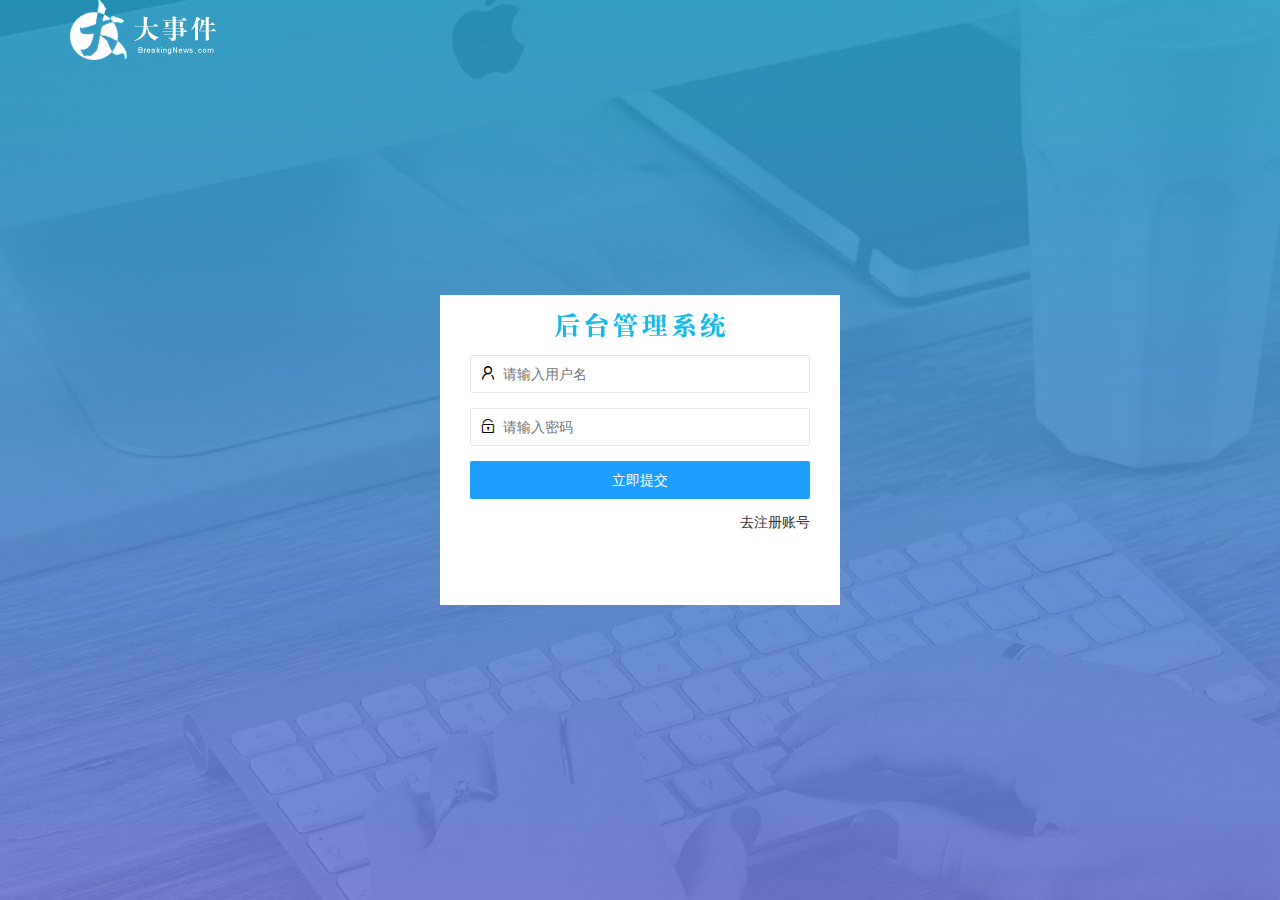
<file: login.html>
<!DOCTYPE html>
<html lang="en">
  <head>
    <meta charset="UTF-8" />
    <meta http-equiv="X-UA-Compatible" content="IE=edge" />
    <meta name="viewport" content="width=device-width, initial-scale=1.0" />
    <title>大事件-登录/注册</title>
    <!-- 导入LayUI的样式 -->
    <link rel="stylesheet" href="/assets/lib/layui/css/layui.css" />
    <!-- 导入自己的样式表 -->
    <link rel="stylesheet" href="/assets/css/login.css" />
  </head>
  <body>
    <!-- 头部的logo区域 -->
    <div class="layui-main">
      <img src="/assets/images/logo.png" alt="" />
    </div>
    <!-- 登录注册区域 -->
    <div class="LoginAndRegBox">
      <div class="title-box"></div>
      <!-- 登录的盒子 -->
      <div class="login-box">
        <!-- 登录的表单 -->
        <form class="layui-form" id="form_login">
          <!-- 用户名--username -->
          <div class="layui-form-item">
            <i class="layui-icon layui-icon-username"></i>
            <input
              type="text"
              name="username"
              required
              lay-verify="required"
              placeholder="请输入用户名"
              autocomplete="off"
              class="layui-input"
            />
          </div>
          <!-- 密码--password -->
          <div class="layui-form-item">
            <i class="layui-icon layui-icon-password"></i>
            <input
              type="password"
              name="password"
              required
              lay-verify="required | pwd"
              placeholder="请输入密码"
              autocomplete="off"
              class="layui-input"
            />
          </div>
          <!-- 登录按钮 login-button -->
          <div class="layui-form-item">
            <!-- 表单提交按钮和普通按钮的区别就是多了一个 lay-submit属性-->
            <button
              class="layui-btn layui-btn-fluid layui-btn-normal"
              lay-submit
              lay-filter="formDemo"
            >
              立即提交
            </button>
          </div>
          <div class="layui-form-item links">
            <a href="javascript:;" id="link_register">去注册账号</a>
          </div>
        </form>
      </div>
      <!-- 注册的盒子 -->
      <div class="register-box">
        <!-- 注册的表单 -->
        <form class="layui-form" id="form_register">
          <!-- 用户名--username -->
          <div class="layui-form-item">
            <i class="layui-icon layui-icon-username"></i>
            <input
              type="text"
              name="username"
              required
              lay-verify="required"
              placeholder="请输入用户名"
              autocomplete="off"
              class="layui-input"
            />
          </div>
          <!-- 密码--password -->
          <div class="layui-form-item">
            <i class="layui-icon layui-icon-password"></i>
            <input
              type="password"
              name="password"
              required
              lay-verify="required | pwd"
              placeholder="请输入密码"
              autocomplete="off"
              class="layui-input"
            />
          </div>
          <!-- 确认密码--Againpassword -->
          <div class="layui-form-item">
            <i class="layui-icon layui-icon-password"></i>
            <input
              type="password"
              name="Againpassword"
              required
              lay-verify="required | pwd |repwd"
              placeholder="再次确认密码"
              autocomplete="off"
              class="layui-input"
            />
          </div>
          <!-- 登录按钮 login-button -->
          <div class="layui-form-item">
            <!-- 表单提交按钮和普通按钮的区别就是多了一个 lay-submit属性-->
            <button
              class="layui-btn layui-btn-fluid layui-btn-normal"
              lay-submit
              lay-filter="formDemo"
            >
              注册
            </button>
          </div>
          <div class="layui-form-item links">
            <a href="javascript:;" id="link_login">去登录</a>
          </div>
        </form>
      </div>
    </div>
    <!-- 导入Layui的js文件 -->
    <script src="/assets/lib/layui/layui.all.js"></script>
    <!-- 导入JQuery -->
    <script src="/assets/lib/jquery.js"></script>
    <!-- 导入自己封装的baseApi -->
    <script src="/assets/js/baseApi.js"></script>
    <!-- 导入自己的js脚本  -->
    <script src="/assets//js/login.js"></script>
  </body>
</html>
</file>
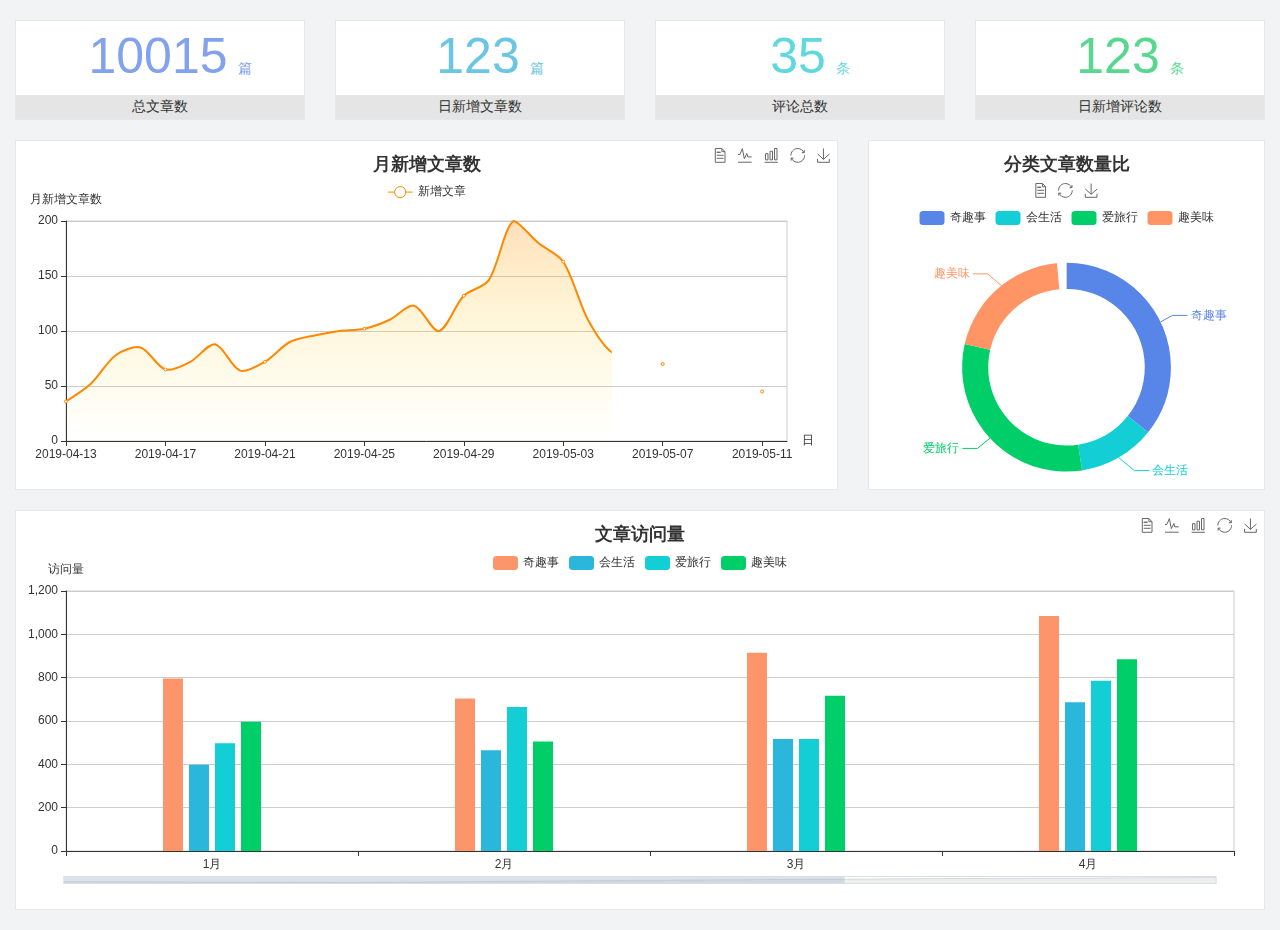
<file: home/dashboard.html>
<!DOCTYPE html>
<html lang="en">

<head>
  <meta charset="UTF-8">
  <meta name="viewport" content="width=device-width, initial-scale=1.0">
  <meta http-equiv="X-UA-Compatible" content="ie=edge">
  <title>图表统计</title>
  <link rel="stylesheet" href="../assets/lib/bootstrap.css" />
  <link rel="stylesheet" href="../assets/lib/main.css" />
  <script src="../assets/lib/jquery.js"></script>
  <script type="text/javascript" src="../assets/lib/echarts.min.js"></script>
</head>

<body>
  <div class="container-fluid">
    <div class="row spannel_list">
      <div class="col-sm-3 col-xs-6">
        <div class="spannel">
          <em>10015</em><span>篇</span>
          <b>总文章数</b>
        </div>
      </div>
      <div class="col-sm-3 col-xs-6">
        <div class="spannel scolor01">
          <em>123</em><span>篇</span>
          <b>日新增文章数</b>
        </div>
      </div>
      <div class="col-sm-3 col-xs-6">
        <div class="spannel scolor02">
          <em>35</em><span>条</span>
          <b>评论总数</b>
        </div>
      </div>
      <div class="col-sm-3 col-xs-6">
        <div class="spannel scolor03">
          <em>123</em><span>条</span>
          <b>日新增评论数</b>
        </div>
      </div>
    </div>
  </div>

  <div class="container-fluid">
    <div class="row curve-pie">
      <div class="col-lg-8 col-md-8">
        <div class="gragh_pannel" id="curve_show"></div>
      </div>
      <div class="col-lg-4 col-md-4">
        <div class="gragh_pannel" id="pie_show"></div>
      </div>
    </div>
  </div>

  <div class="container-fluid">
    <div class="column_pannel" id="column_show"></div>
  </div>

  <script>
    var oChart = echarts.init(document.getElementById('curve_show'));
    var aList_all = [
      { 'count': 36, 'date': '2019-04-13' },
      { 'count': 52, 'date': '2019-04-14' },
      { 'count': 78, 'date': '2019-04-15' },
      { 'count': 85, 'date': '2019-04-16' },
      { 'count': 65, 'date': '2019-04-17' },
      { 'count': 72, 'date': '2019-04-18' },
      { 'count': 88, 'date': '2019-04-19' },
      { 'count': 64, 'date': '2019-04-20' },
      { 'count': 72, 'date': '2019-04-21' },
      { 'count': 90, 'date': '2019-04-22' },
      { 'count': 96, 'date': '2019-04-23' },
      { 'count': 100, 'date': '2019-04-24' },
      { 'count': 102, 'date': '2019-04-25' },
      { 'count': 110, 'date': '2019-04-26' },
      { 'count': 123, 'date': '2019-04-27' },
      { 'count': 100, 'date': '2019-04-28' },
      { 'count': 132, 'date': '2019-04-29' },
      { 'count': 146, 'date': '2019-04-30' },
      { 'count': 200, 'date': '2019-05-01' },
      { 'count': 180, 'date': '2019-05-02' },
      { 'count': 163, 'date': '2019-05-03' },
      { 'count': 110, 'date': '2019-05-04' },
      { 'count': 80, 'date': '2019-05-05' },
      { 'count': 82, 'date': '2019-05-06' },
      { 'count': 70, 'date': '2019-05-07' },
      { 'count': 65, 'date': '2019-05-08' },
      { 'count': 54, 'date': '2019-05-09' },
      { 'count': 40, 'date': '2019-05-10' },
      { 'count': 45, 'date': '2019-05-11' },
      { 'count': 38, 'date': '2019-05-12' },
    ];

    let aCount = [];
    let aDate = [];

    for (var i = 0; i < aList_all.length; i++) {
      aCount.push(aList_all[i].count);
      aDate.push(aList_all[i].date);
    }

    var chartopt = {
      title: {
        text: '月新增文章数',
        left: 'center',
        top: '10'
      },
      tooltip: {
        trigger: 'axis'
      },
      legend: {
        data: ['新增文章'],
        top: '40'
      },
      toolbox: {
        show: true,
        feature: {
          mark: { show: true },
          dataView: { show: true, readOnly: false },
          magicType: { show: true, type: ['line', 'bar'] },
          restore: { show: true },
          saveAsImage: { show: true }
        }
      },
      calculable: true,
      xAxis: [
        {
          name: '日',
          type: 'category',
          boundaryGap: false,
          data: aDate
        }
      ],
      yAxis: [
        {
          name: '月新增文章数',
          type: 'value'
        }
      ],
      series: [
        {
          name: '新增文章',
          type: 'line',
          smooth: true,
          itemStyle: { normal: { areaStyle: { type: 'default' }, color: '#f80' }, lineStyle: { color: '#f80' } },
          data: aCount
        }],
      areaStyle: {
        normal: {
          color: new echarts.graphic.LinearGradient(0, 0, 0, 1, [{
            offset: 0,
            color: 'rgba(255,136,0,0.39)'
          }, {
            offset: .34,
            color: 'rgba(255,180,0,0.25)'
          }, {
            offset: 1,
            color: 'rgba(255,222,0,0.00)'
          }])

        }
      },
      grid: {
        show: true,
        x: 50,
        x2: 50,
        y: 80,
        height: 220
      }
    };

    oChart.setOption(chartopt);


    var oPie = echarts.init(document.getElementById('pie_show'));
    var oPieopt =
    {
      title: {
        top: 10,
        text: '分类文章数量比',
        x: 'center'
      },
      tooltip: {
        trigger: 'item',
        formatter: "{a} <br/>{b} : {c} ({d}%)"
      },
      color: ['#5885e8', '#13cfd5', '#00ce68', '#ff9565'],
      legend: {
        x: 'center',
        top: 65,
        data: ['奇趣事', '会生活', '爱旅行', '趣美味']
      },
      toolbox: {
        show: true,
        x: 'center',
        top: 35,
        feature: {
          mark: { show: true },
          dataView: { show: true, readOnly: false },
          magicType: {
            show: true,
            type: ['pie', 'funnel'],
            option: {
              funnel: {
                x: '25%',
                width: '50%',
                funnelAlign: 'left',
                max: 1548
              }
            }
          },
          restore: { show: true },
          saveAsImage: { show: true }
        }
      },
      calculable: true,
      series: [
        {
          name: '访问来源',
          type: 'pie',
          radius: ['45%', '60%'],
          center: ['50%', '65%'],
          data: [
            { value: 300, name: '奇趣事' },
            { value: 100, name: '会生活' },
            { value: 260, name: '爱旅行' },
            { value: 180, name: '趣美味' }
          ]
        }
      ]
    };
    oPie.setOption(oPieopt);



    var oColumn = this.echarts.init(document.getElementById('column_show'));
    var oColumnopt =
    {
      title: {
        text: '文章访问量',
        left: 'center',
        top: '10'
      },
      tooltip: {
        trigger: 'axis'
      },
      legend: {
        data: ['奇趣事', '会生活', '爱旅行', '趣美味'],
        top: '40'
      },
      toolbox: {
        show: true,
        feature: {
          mark: { show: true },
          dataView: { show: true, readOnly: false },
          magicType: { show: true, type: ['line', 'bar'] },
          restore: { show: true },
          saveAsImage: { show: true }
        }
      },
      calculable: true,
      xAxis: [
        {
          type: 'category',
          data: ['1月', '2月', '3月', '4月', '5月']
        }
      ],
      yAxis: [
        {
          name: '访问量',
          type: 'value'
        }
      ],
      series: [
        {
          name: '奇趣事',
          type: 'bar',
          barWidth: 20,
          itemStyle: {
            normal: { areaStyle: { type: 'default' }, color: '#fd956a' }
          },
          data: [800, 708, 920, 1090, 1200]
        },
        {
          name: '会生活',
          type: 'bar',
          barWidth: 20,
          itemStyle: {
            normal: { areaStyle: { type: 'default' }, color: '#2bb6db' }
          },
          data: [400, 468, 520, 690, 800]
        },
        {
          name: '爱旅行',
          type: 'bar',
          barWidth: 20,
          itemStyle: {
            normal: { areaStyle: { type: 'default' }, color: '#13cfd5' }
          },
          data: [500, 668, 520, 790, 900]
        },
        {
          name: '趣美味',
          type: 'bar',
          barWidth: 20,
          itemStyle: {
            normal: { areaStyle: { type: 'default' }, color: '#00ce68' }
          },
          data: [600, 508, 720, 890, 1000]
        }
      ],
      grid: {
        show: true,
        x: 50,
        x2: 30,
        y: 80,
        height: 260
      },
      dataZoom: [//给x轴设置滚动条
        {
          start: 0,//默认为0
          end: 100 - 1000 / 31,//默认为100
          type: 'slider',
          show: true,
          xAxisIndex: [0],
          handleSize: 0,//滑动条的 左右2个滑动条的大小
          height: 8,//组件高度
          left: 45, //左边的距离
          right: 50,//右边的距离
          bottom: 26,//右边的距离
          handleColor: '#ddd',//h滑动图标的颜色
          handleStyle: {
            borderColor: "#cacaca",
            borderWidth: "1",
            shadowBlur: 2,
            background: "#ddd",
            shadowColor: "#ddd",
          }
        }]
    };
    oColumn.setOption(oColumnopt);
  </script>
</body>

</html>
</file>
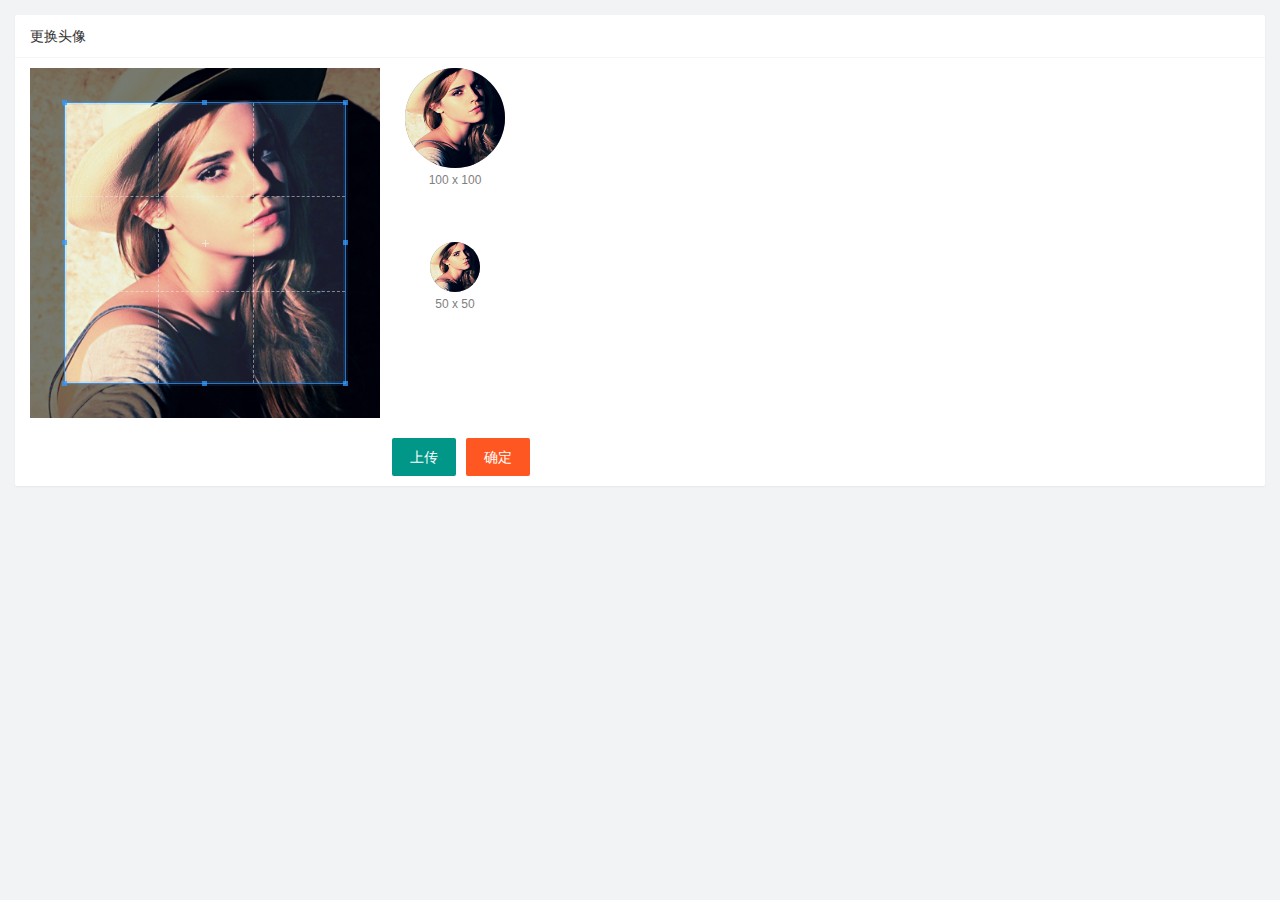
<file: user/user_avatar.html>
<!DOCTYPE html>
<html lang="en">
  <head>
    <meta charset="UTF-8" />
    <meta http-equiv="X-UA-Compatible" content="IE=edge" />
    <meta name="viewport" content="width=device-width, initial-scale=1.0" />
    <title>Document</title>
    <!-- 导入layui样式表 -->
    <link rel="stylesheet" href="/assets//lib//layui/css/layui.css" />
    <!-- 导入cropper.css -->
    <link rel="stylesheet" href="/assets//lib/cropper/cropper.css" />
    <!-- 导入公共样式 -->
    <link rel="stylesheet" href="/assets/css/base.css" />
    <!-- 导入自己的样式表 -->
    <link rel="stylesheet" href="/assets/css/user/user_avatat.css" />
  </head>
  <body>
    <!-- 卡片区域 -->
    <div class="layui-card">
      <div class="layui-card-header">更换头像</div>
      <div class="layui-card-body">
        <!-- 第一行的图片裁剪和预览区域 -->
        <div class="row1">
          <!-- 图片裁剪区域 -->
          <div class="cropper-box">
            <!-- 这个 img 标签很重要，将来会把它初始化为裁剪区域 -->
            <img id="image" src="/assets/images/sample.jpg" />
          </div>
          <!-- 图片的预览区域 -->
          <div class="preview-box">
            <div>
              <!-- 宽高为 100px 的预览区域 -->
              <div class="img-preview w100"></div>
              <p class="size">100 x 100</p>
            </div>
            <div>
              <!-- 宽高为 50px 的预览区域 -->
              <div class="img-preview w50"></div>
              <p class="size">50 x 50</p>
            </div>
          </div>
        </div>

        <!-- 第二行的按钮区域 -->
        <div class="row2">
          <!-- 通过accpet属性设置文件的类型 -->
          <input type="file" id="file" accept="image/png,image/jpeg" />
          <button type="button" class="layui-btn" id="btnChooseImage">
            上传
          </button>
          <button
            type="button"
            class="layui-btn layui-btn-danger"
            id="btnUpload"
          >
            确定
          </button>
        </div>
      </div>
    </div>
    <!-- 导入layui的js文件 -->
    <script src="/assets//lib/layui/layui.all.js"></script>
    <!-- 导入JQuery的js -->
    <script src="/assets/lib/jquery.js"></script>
    <!-- 导入cropper的相关js文件 -->
    <script src="/assets//lib/cropper/Cropper.js"></script>
    <script src="/assets//lib/cropper/jquery-cropper.js"></script>
    <!-- 导入baseApi.js -->
    <script src="/assets/js/baseApi.js"></script>
    <!-- 导入自己的js -->
    <script src="/assets/js/user/user_avatar.js"></script>
  </body>
</html>
</file>
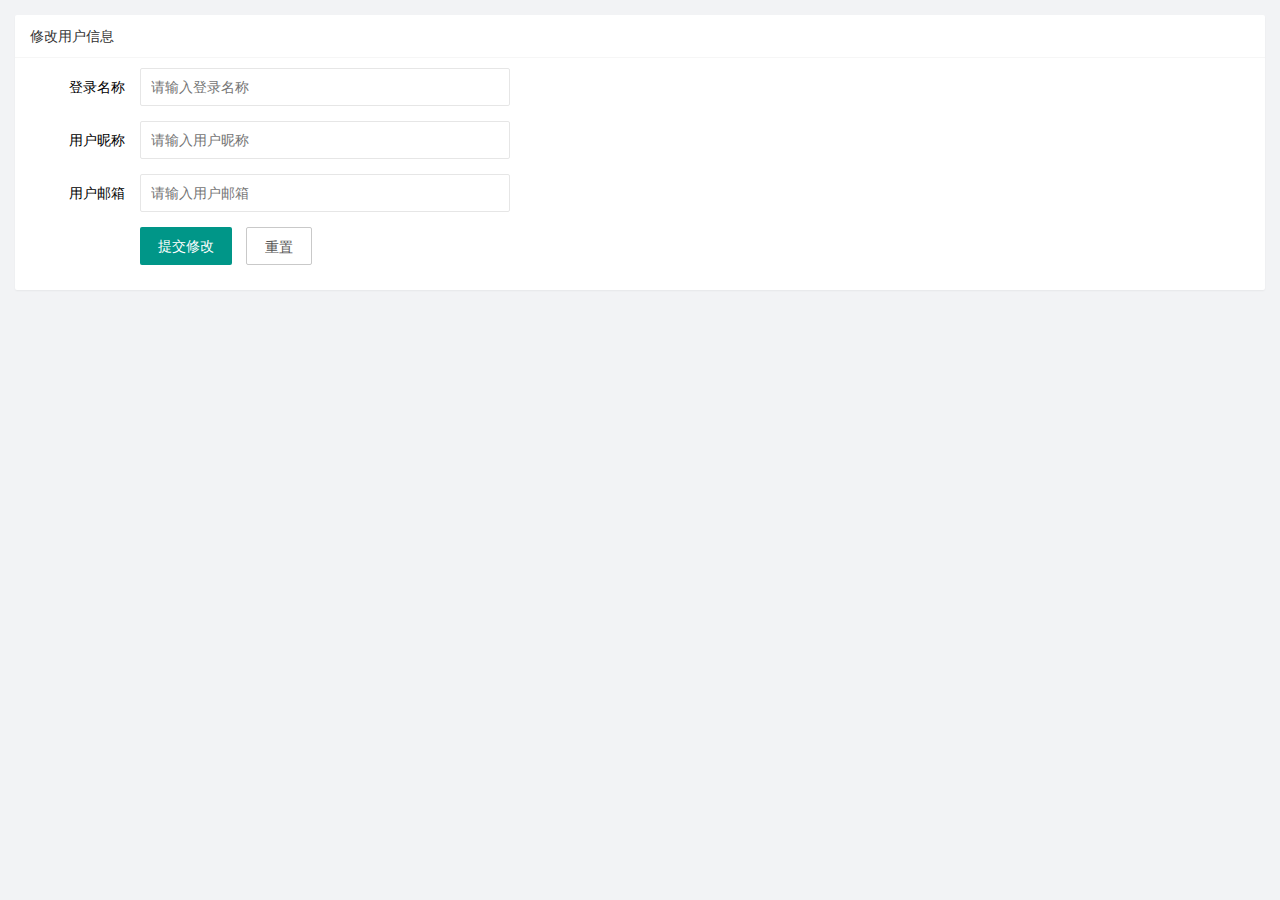
<file: user/user_info.html>
<!DOCTYPE html>
<html lang="en">
  <head>
    <meta charset="UTF-8" />
    <meta http-equiv="X-UA-Compatible" content="IE=edge" />
    <meta name="viewport" content="width=device-width, initial-scale=1.0" />
    <title>Document</title>
    <!-- 导入layui样式表 -->
    <link rel="stylesheet" href="/assets//lib//layui/css/layui.css" />
     <!-- 导入公共样式 -->
     <link rel="stylesheet" href="/assets/css/base.css">
    <!-- 导入自己的样式表 -->
    <link rel="stylesheet" href="/assets/css/user/user_info.css" />
  </head>
  <body>
    <!-- 卡片区域 -->
    <div class="layui-card">
      <div class="layui-card-header">修改用户信息</div>
      <div class="layui-card-body">
        <!-- 表单信息 -->
        <form class="layui-form" lay-filter="formUserInfo" id="updateUserInfo">
          <!-- 这是隐藏域 -->
          <input type="hidden" name="id" value="" />
          <div class="layui-form-item">
            <label class="layui-form-label">登录名称</label>
            <div class="layui-input-block">
              <input
                type="text"
                name="username"
                required
                lay-verify="required"
                placeholder="请输入登录名称"
                autocomplete="off"
                class="layui-input"
              />
            </div>
          </div>
          <div class="layui-form-item">
            <label class="layui-form-label">用户昵称</label>
            <div class="layui-input-block">
              <input
                type="text"
                name="nickname"
                required
                lay-verify="required|nickname"
                placeholder="请输入用户昵称"
                autocomplete="off"
                class="layui-input"
              />
            </div>
          </div>
          <div class="layui-form-item">
            <label class="layui-form-label">用户邮箱</label>
            <div class="layui-input-block">
              <input
                type="text"
                name="email"
                required
                lay-verify="required|email"
                placeholder="请输入用户邮箱"
                autocomplete="off"
                class="layui-input"
              />
            </div>
          </div>
          <div class="layui-form-item">
            <div class="layui-input-block">
              <button class="layui-btn" lay-submit lay-filter="formDemo">
                提交修改
              </button>
              <button
                type="reset"
                class="layui-btn layui-btn-primary"
                id="btnReset"
              >
                重置
              </button>
            </div>
          </div>
        </form>
      </div>
    </div>
    <!-- 导入layui的js文件 -->
    <script src="/assets//lib/layui/layui.all.js"></script>
    <!-- 导入JQuery的js -->
    <script src="/assets/lib/jquery.js"></script>
    <!-- 导入baseApi.js -->
    <script src="/assets/js/baseApi.js"></script>
    <!-- 导入自己的js -->
    <script src="/assets/js/user/user_info.js"></script>
  </body>
</html>
</file>
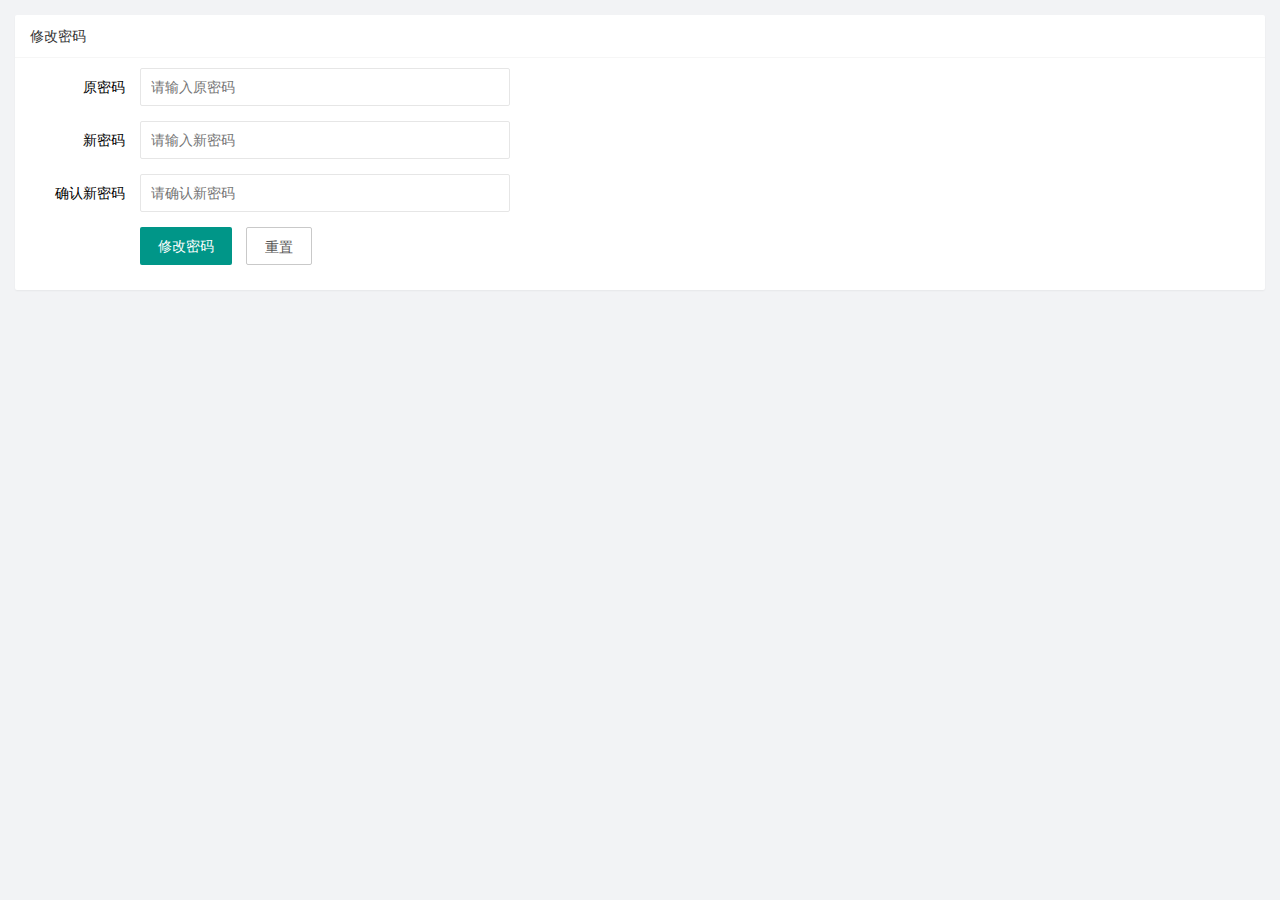
<file: user/user_pwd.html>
<!DOCTYPE html>
<html lang="en">
  <head>
    <meta charset="UTF-8" />
    <meta http-equiv="X-UA-Compatible" content="IE=edge" />
    <meta name="viewport" content="width=device-width, initial-scale=1.0" />
    <title>Document</title>
    <!-- 导入layui样式表 -->
    <link rel="stylesheet" href="/assets//lib//layui/css/layui.css" />
    <!-- 导入公共样式 -->
    <link rel="stylesheet" href="/assets/css/base.css" />
    <!-- 导入自己的样式表 -->
    <link rel="stylesheet" href="/assets/css/user/user_pwd.css" />
  </head>
  <body>
    <!-- 卡片区域 -->
    <div class="layui-card">
      <div class="layui-card-header">修改密码</div>
      <div class="layui-card-body">
        <!-- 表单信息 -->
        <form class="layui-form">
          <div class="layui-form-item">
            <label class="layui-form-label">原密码</label>
            <div class="layui-input-block">
              <input
                type="password"
                name="oldPwd"
                required
                lay-verify="required|pwd"
                placeholder="请输入原密码"
                autocomplete="off"
                class="layui-input"
              />
            </div>
          </div>
          <div class="layui-form-item">
            <label class="layui-form-label">新密码</label>
            <div class="layui-input-block">
              <input
                type="password"
                name="newPwd"
                required
                lay-verify="required|pwd|samePwd"
                placeholder="请输入新密码"
                autocomplete="off"
                class="layui-input"
              />
            </div>
          </div>
          <div class="layui-form-item">
            <label class="layui-form-label">确认新密码</label>
            <div class="layui-input-block">
              <input
                type="password"
                name="rePwd"
                required
                lay-verify="required|pwd|rePwd"
                placeholder="请确认新密码"
                autocomplete="off"
                class="layui-input"
              />
            </div>
          </div>
          <div class="layui-form-item">
            <div class="layui-input-block">
              <button class="layui-btn" lay-submit lay-filter="formDemo">
                修改密码
              </button>
              <button
                type="reset"
                class="layui-btn layui-btn-primary"
                id="btnReset"
              >
                重置
              </button>
            </div>
          </div>
        </form>
      </div>
    </div>
    <!-- 导入layui的js文件 -->
    <script src="/assets//lib/layui/layui.all.js"></script>
    <!-- 导入JQuery的js -->
    <script src="/assets/lib/jquery.js"></script>
    <!-- 导入baseApi.js -->
    <script src="/assets/js/baseApi.js"></script>
    <!-- 导入自己的js -->
    <script src="/assets/js/user/user_pwd.js"></script>
  </body>
</html>
</file>
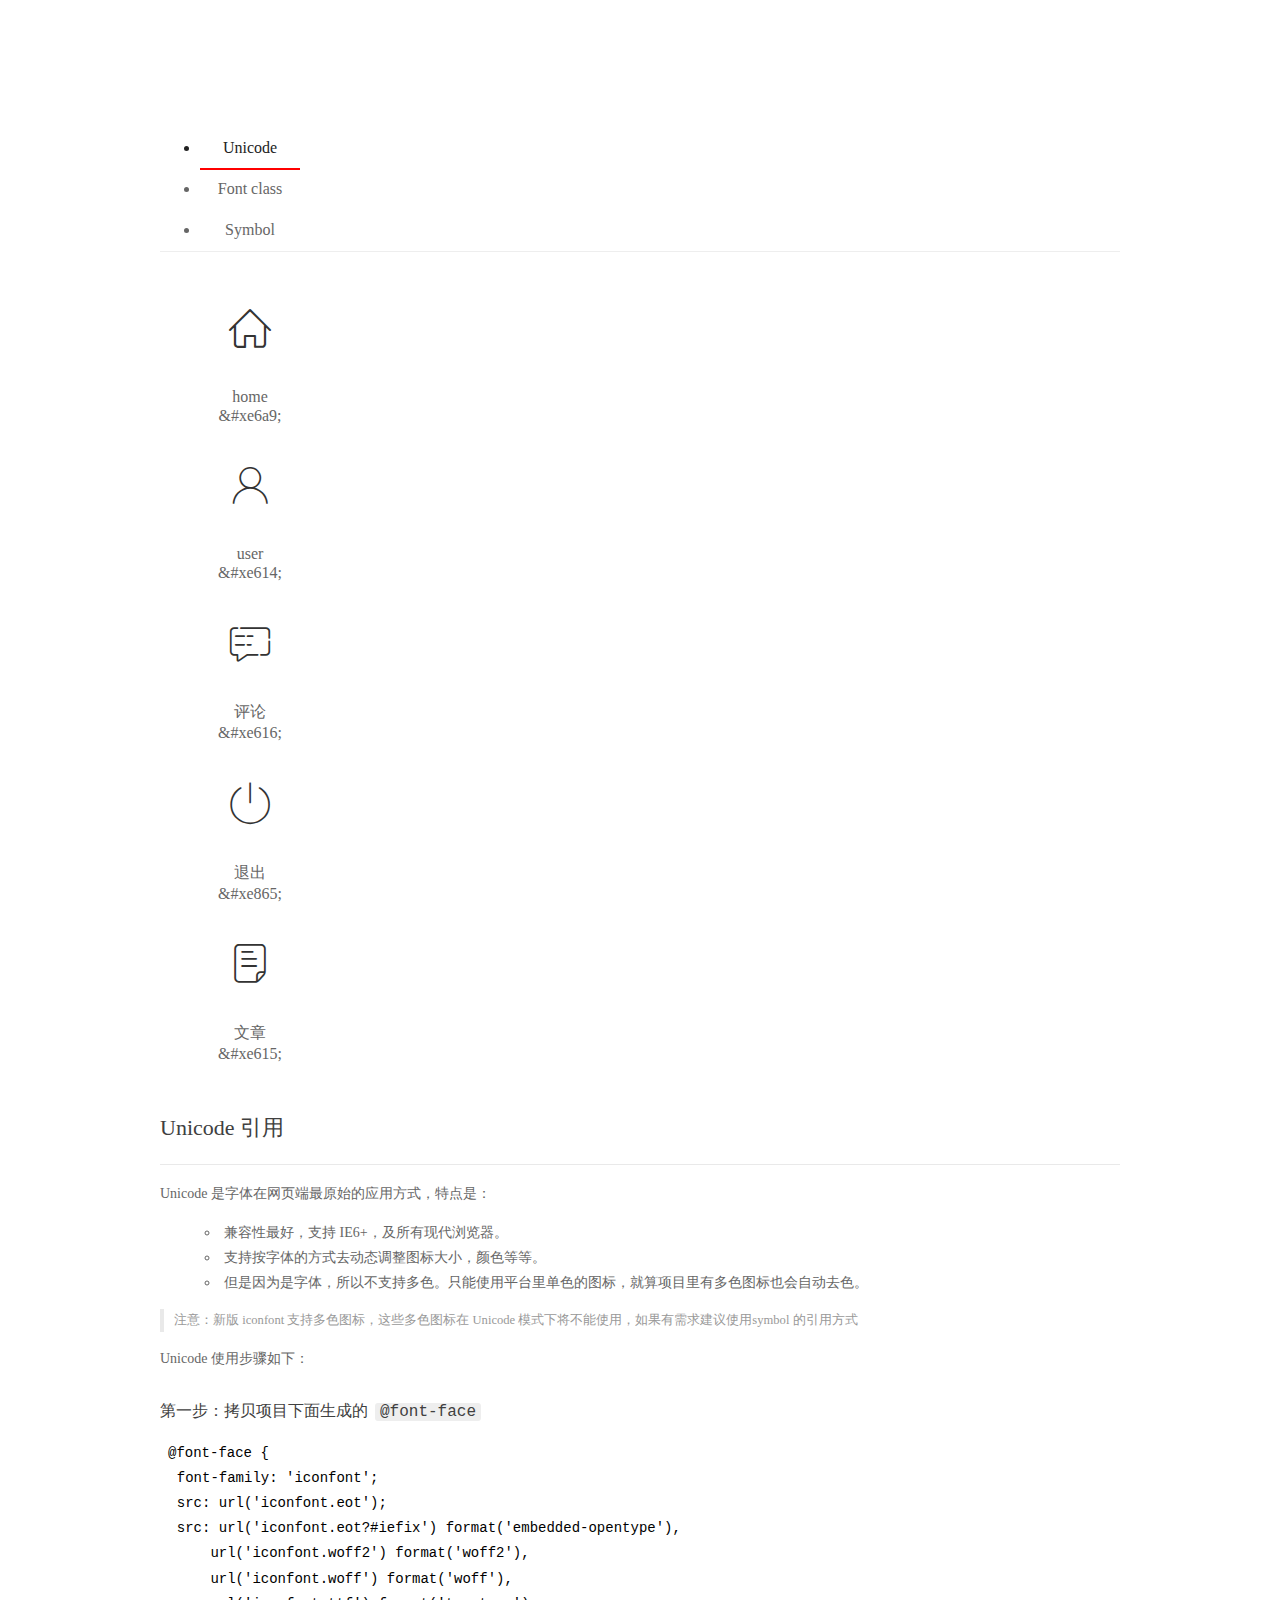
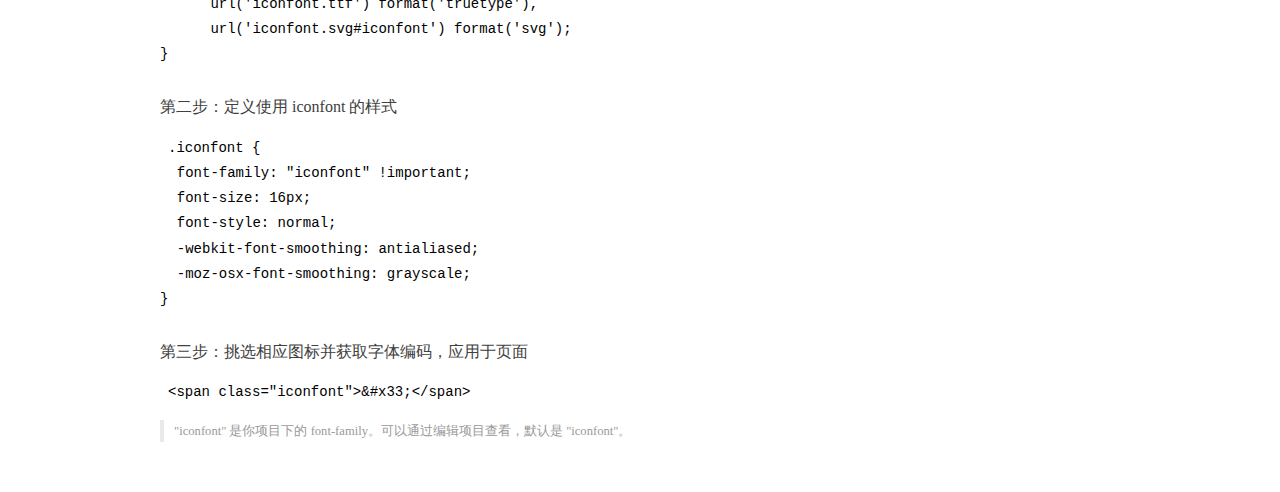
<file: assets/fonts/demo_index.html>
<!DOCTYPE html>
<html>
<head>
  <meta charset="utf-8"/>
  <title>IconFont Demo</title>
  <link rel="shortcut icon" href="https://gtms04.alicdn.com/tps/i4/TB1_oz6GVXXXXaFXpXXJDFnIXXX-64-64.ico" type="image/x-icon"/>
  <link rel="stylesheet" href="https://g.alicdn.com/thx/cube/1.3.2/cube.min.css">
  <link rel="stylesheet" href="demo.css">
  <link rel="stylesheet" href="iconfont.css">
  <script src="iconfont.js"></script>
  <!-- jQuery -->
  <script src="https://a1.alicdn.com/oss/uploads/2018/12/26/7bfddb60-08e8-11e9-9b04-53e73bb6408b.js"></script>
  <!-- 代码高亮 -->
  <script src="https://a1.alicdn.com/oss/uploads/2018/12/26/a3f714d0-08e6-11e9-8a15-ebf944d7534c.js"></script>
</head>
<body>
  <div class="main">
    <h1 class="logo"><a href="https://www.iconfont.cn/" title="iconfont 首页" target="_blank">&#xe86b;</a></h1>
    <div class="nav-tabs">
      <ul id="tabs" class="dib-box">
        <li class="dib active"><span>Unicode</span></li>
        <li class="dib"><span>Font class</span></li>
        <li class="dib"><span>Symbol</span></li>
      </ul>
      
    </div>
    <div class="tab-container">
      <div class="content unicode" style="display: block;">
          <ul class="icon_lists dib-box">
          
            <li class="dib">
              <span class="icon iconfont">&#xe6a9;</span>
                <div class="name">home</div>
                <div class="code-name">&amp;#xe6a9;</div>
              </li>
          
            <li class="dib">
              <span class="icon iconfont">&#xe614;</span>
                <div class="name">user</div>
                <div class="code-name">&amp;#xe614;</div>
              </li>
          
            <li class="dib">
              <span class="icon iconfont">&#xe616;</span>
                <div class="name">评论</div>
                <div class="code-name">&amp;#xe616;</div>
              </li>
          
            <li class="dib">
              <span class="icon iconfont">&#xe865;</span>
                <div class="name">退出</div>
                <div class="code-name">&amp;#xe865;</div>
              </li>
          
            <li class="dib">
              <span class="icon iconfont">&#xe615;</span>
                <div class="name">文章</div>
                <div class="code-name">&amp;#xe615;</div>
              </li>
          
          </ul>
          <div class="article markdown">
          <h2 id="unicode-">Unicode 引用</h2>
          <hr>

          <p>Unicode 是字体在网页端最原始的应用方式，特点是：</p>
          <ul>
            <li>兼容性最好，支持 IE6+，及所有现代浏览器。</li>
            <li>支持按字体的方式去动态调整图标大小，颜色等等。</li>
            <li>但是因为是字体，所以不支持多色。只能使用平台里单色的图标，就算项目里有多色图标也会自动去色。</li>
          </ul>
          <blockquote>
            <p>注意：新版 iconfont 支持多色图标，这些多色图标在 Unicode 模式下将不能使用，如果有需求建议使用symbol 的引用方式</p>
          </blockquote>
          <p>Unicode 使用步骤如下：</p>
          <h3 id="-font-face">第一步：拷贝项目下面生成的 <code>@font-face</code></h3>
<pre><code class="language-css"
>@font-face {
  font-family: 'iconfont';
  src: url('iconfont.eot');
  src: url('iconfont.eot?#iefix') format('embedded-opentype'),
      url('iconfont.woff2') format('woff2'),
      url('iconfont.woff') format('woff'),
      url('iconfont.ttf') format('truetype'),
      url('iconfont.svg#iconfont') format('svg');
}
</code></pre>
          <h3 id="-iconfont-">第二步：定义使用 iconfont 的样式</h3>
<pre><code class="language-css"
>.iconfont {
  font-family: "iconfont" !important;
  font-size: 16px;
  font-style: normal;
  -webkit-font-smoothing: antialiased;
  -moz-osx-font-smoothing: grayscale;
}
</code></pre>
          <h3 id="-">第三步：挑选相应图标并获取字体编码，应用于页面</h3>
<pre>
<code class="language-html"
>&lt;span class="iconfont"&gt;&amp;#x33;&lt;/span&gt;
</code></pre>
          <blockquote>
            <p>"iconfont" 是你项目下的 font-family。可以通过编辑项目查看，默认是 "iconfont"。</p>
          </blockquote>
          </div>
      </div>
      <div class="content font-class">
        <ul class="icon_lists dib-box">
          
          <li class="dib">
            <span class="icon iconfont icon-home"></span>
            <div class="name">
              home
            </div>
            <div class="code-name">.icon-home
            </div>
          </li>
          
          <li class="dib">
            <span class="icon iconfont icon-user"></span>
            <div class="name">
              user
            </div>
            <div class="code-name">.icon-user
            </div>
          </li>
          
          <li class="dib">
            <span class="icon iconfont icon-pinglun"></span>
            <div class="name">
              评论
            </div>
            <div class="code-name">.icon-pinglun
            </div>
          </li>
          
          <li class="dib">
            <span class="icon iconfont icon-tuichu"></span>
            <div class="name">
              退出
            </div>
            <div class="code-name">.icon-tuichu
            </div>
          </li>
          
          <li class="dib">
            <span class="icon iconfont icon-16"></span>
            <div class="name">
              文章
            </div>
            <div class="code-name">.icon-16
            </div>
          </li>
          
        </ul>
        <div class="article markdown">
        <h2 id="font-class-">font-class 引用</h2>
        <hr>

        <p>font-class 是 Unicode 使用方式的一种变种，主要是解决 Unicode 书写不直观，语意不明确的问题。</p>
        <p>与 Unicode 使用方式相比，具有如下特点：</p>
        <ul>
          <li>兼容性良好，支持 IE8+，及所有现代浏览器。</li>
          <li>相比于 Unicode 语意明确，书写更直观。可以很容易分辨这个 icon 是什么。</li>
          <li>因为使用 class 来定义图标，所以当要替换图标时，只需要修改 class 里面的 Unicode 引用。</li>
          <li>不过因为本质上还是使用的字体，所以多色图标还是不支持的。</li>
        </ul>
        <p>使用步骤如下：</p>
        <h3 id="-fontclass-">第一步：引入项目下面生成的 fontclass 代码：</h3>
<pre><code class="language-html">&lt;link rel="stylesheet" href="./iconfont.css"&gt;
</code></pre>
        <h3 id="-">第二步：挑选相应图标并获取类名，应用于页面：</h3>
<pre><code class="language-html">&lt;span class="iconfont icon-xxx"&gt;&lt;/span&gt;
</code></pre>
        <blockquote>
          <p>"
            iconfont" 是你项目下的 font-family。可以通过编辑项目查看，默认是 "iconfont"。</p>
        </blockquote>
      </div>
      </div>
      <div class="content symbol">
          <ul class="icon_lists dib-box">
          
            <li class="dib">
                <svg class="icon svg-icon" aria-hidden="true">
                  <use xlink:href="#icon-home"></use>
                </svg>
                <div class="name">home</div>
                <div class="code-name">#icon-home</div>
            </li>
          
            <li class="dib">
                <svg class="icon svg-icon" aria-hidden="true">
                  <use xlink:href="#icon-user"></use>
                </svg>
                <div class="name">user</div>
                <div class="code-name">#icon-user</div>
            </li>
          
            <li class="dib">
                <svg class="icon svg-icon" aria-hidden="true">
                  <use xlink:href="#icon-pinglun"></use>
                </svg>
                <div class="name">评论</div>
                <div class="code-name">#icon-pinglun</div>
            </li>
          
            <li class="dib">
                <svg class="icon svg-icon" aria-hidden="true">
                  <use xlink:href="#icon-tuichu"></use>
                </svg>
                <div class="name">退出</div>
                <div class="code-name">#icon-tuichu</div>
            </li>
          
            <li class="dib">
                <svg class="icon svg-icon" aria-hidden="true">
                  <use xlink:href="#icon-16"></use>
                </svg>
                <div class="name">文章</div>
                <div class="code-name">#icon-16</div>
            </li>
          
          </ul>
          <div class="article markdown">
          <h2 id="symbol-">Symbol 引用</h2>
          <hr>

          <p>这是一种全新的使用方式，应该说这才是未来的主流，也是平台目前推荐的用法。相关介绍可以参考这篇<a href="">文章</a>
            这种用法其实是做了一个 SVG 的集合，与另外两种相比具有如下特点：</p>
          <ul>
            <li>支持多色图标了，不再受单色限制。</li>
            <li>通过一些技巧，支持像字体那样，通过 <code>font-size</code>, <code>color</code> 来调整样式。</li>
            <li>兼容性较差，支持 IE9+，及现代浏览器。</li>
            <li>浏览器渲染 SVG 的性能一般，还不如 png。</li>
          </ul>
          <p>使用步骤如下：</p>
          <h3 id="-symbol-">第一步：引入项目下面生成的 symbol 代码：</h3>
<pre><code class="language-html">&lt;script src="./iconfont.js"&gt;&lt;/script&gt;
</code></pre>
          <h3 id="-css-">第二步：加入通用 CSS 代码（引入一次就行）：</h3>
<pre><code class="language-html">&lt;style&gt;
.icon {
  width: 1em;
  height: 1em;
  vertical-align: -0.15em;
  fill: currentColor;
  overflow: hidden;
}
&lt;/style&gt;
</code></pre>
          <h3 id="-">第三步：挑选相应图标并获取类名，应用于页面：</h3>
<pre><code class="language-html">&lt;svg class="icon" aria-hidden="true"&gt;
  &lt;use xlink:href="#icon-xxx"&gt;&lt;/use&gt;
&lt;/svg&gt;
</code></pre>
          </div>
      </div>

    </div>
  </div>
  <script>
  $(document).ready(function () {
      $('.tab-container .content:first').show()

      $('#tabs li').click(function (e) {
        var tabContent = $('.tab-container .content')
        var index = $(this).index()

        if ($(this).hasClass('active')) {
          return
        } else {
          $('#tabs li').removeClass('active')
          $(this).addClass('active')

          tabContent.hide().eq(index).fadeIn()
        }
      })
    })
  </script>
</body>
</html>
</file>
<file: assets/lib/layui/css/layui.css>
/** layui-v2.5.5 MIT License By https://www.layui.com */
 .layui-inline,img{display:inline-block;vertical-align:middle}h1,h2,h3,h4,h5,h6{font-weight:400}.layui-edge,.layui-header,.layui-inline,.layui-main{position:relative}.layui-body,.layui-edge,.layui-elip{overflow:hidden}.layui-btn,.layui-edge,.layui-inline,img{vertical-align:middle}.layui-btn,.layui-disabled,.layui-icon,.layui-unselect{-moz-user-select:none;-webkit-user-select:none;-ms-user-select:none}.layui-elip,.layui-form-checkbox span,.layui-form-pane .layui-form-label{text-overflow:ellipsis;white-space:nowrap}.layui-breadcrumb,.layui-tree-btnGroup{visibility:hidden}blockquote,body,button,dd,div,dl,dt,form,h1,h2,h3,h4,h5,h6,input,li,ol,p,pre,td,textarea,th,ul{margin:0;padding:0;-webkit-tap-highlight-color:rgba(0,0,0,0)}a:active,a:hover{outline:0}img{border:none}li{list-style:none}table{border-collapse:collapse;border-spacing:0}h4,h5,h6{font-size:100%}button,input,optgroup,option,select,textarea{font-family:inherit;font-size:inherit;font-style:inherit;font-weight:inherit;outline:0}pre{white-space:pre-wrap;white-space:-moz-pre-wrap;white-space:-pre-wrap;white-space:-o-pre-wrap;word-wrap:break-word}body{line-height:24px;font:14px Helvetica Neue,Helvetica,PingFang SC,Tahoma,Arial,sans-serif}hr{height:1px;margin:10px 0;border:0;clear:both}a{color:#333;text-decoration:none}a:hover{color:#777}a cite{font-style:normal;*cursor:pointer}.layui-border-box,.layui-border-box *{box-sizing:border-box}.layui-box,.layui-box *{box-sizing:content-box}.layui-clear{clear:both;*zoom:1}.layui-clear:after{content:'\20';clear:both;*zoom:1;display:block;height:0}.layui-inline{*display:inline;*zoom:1}.layui-edge{display:inline-block;width:0;height:0;border-width:6px;border-style:dashed;border-color:transparent}.layui-edge-top{top:-4px;border-bottom-color:#999;border-bottom-style:solid}.layui-edge-right{border-left-color:#999;border-left-style:solid}.layui-edge-bottom{top:2px;border-top-color:#999;border-top-style:solid}.layui-edge-left{border-right-color:#999;border-right-style:solid}.layui-disabled,.layui-disabled:hover{color:#d2d2d2!important;cursor:not-allowed!important}.layui-circle{border-radius:100%}.layui-show{display:block!important}.layui-hide{display:none!important}@font-face{font-family:layui-icon;src:url(../font/iconfont.eot?v=250);src:url(../font/iconfont.eot?v=250#iefix) format('embedded-opentype'),url(../font/iconfont.woff2?v=250) format('woff2'),url(../font/iconfont.woff?v=250) format('woff'),url(../font/iconfont.ttf?v=250) format('truetype'),url(../font/iconfont.svg?v=250#layui-icon) format('svg')}.layui-icon{font-family:layui-icon!important;font-size:16px;font-style:normal;-webkit-font-smoothing:antialiased;-moz-osx-font-smoothing:grayscale}.layui-icon-reply-fill:before{content:"\e611"}.layui-icon-set-fill:before{content:"\e614"}.layui-icon-menu-fill:before{content:"\e60f"}.layui-icon-search:before{content:"\e615"}.layui-icon-share:before{content:"\e641"}.layui-icon-set-sm:before{content:"\e620"}.layui-icon-engine:before{content:"\e628"}.layui-icon-close:before{content:"\1006"}.layui-icon-close-fill:before{content:"\1007"}.layui-icon-chart-screen:before{content:"\e629"}.layui-icon-star:before{content:"\e600"}.layui-icon-circle-dot:before{content:"\e617"}.layui-icon-chat:before{content:"\e606"}.layui-icon-release:before{content:"\e609"}.layui-icon-list:before{content:"\e60a"}.layui-icon-chart:before{content:"\e62c"}.layui-icon-ok-circle:before{content:"\1005"}.layui-icon-layim-theme:before{content:"\e61b"}.layui-icon-table:before{content:"\e62d"}.layui-icon-right:before{content:"\e602"}.layui-icon-left:before{content:"\e603"}.layui-icon-cart-simple:before{content:"\e698"}.layui-icon-face-cry:before{content:"\e69c"}.layui-icon-face-smile:before{content:"\e6af"}.layui-icon-survey:before{content:"\e6b2"}.layui-icon-tree:before{content:"\e62e"}.layui-icon-upload-circle:before{content:"\e62f"}.layui-icon-add-circle:before{content:"\e61f"}.layui-icon-download-circle:before{content:"\e601"}.layui-icon-templeate-1:before{content:"\e630"}.layui-icon-util:before{content:"\e631"}.layui-icon-face-surprised:before{content:"\e664"}.layui-icon-edit:before{content:"\e642"}.layui-icon-speaker:before{content:"\e645"}.layui-icon-down:before{content:"\e61a"}.layui-icon-file:before{content:"\e621"}.layui-icon-layouts:before{content:"\e632"}.layui-icon-rate-half:before{content:"\e6c9"}.layui-icon-add-circle-fine:before{content:"\e608"}.layui-icon-prev-circle:before{content:"\e633"}.layui-icon-read:before{content:"\e705"}.layui-icon-404:before{content:"\e61c"}.layui-icon-carousel:before{content:"\e634"}.layui-icon-help:before{content:"\e607"}.layui-icon-code-circle:before{content:"\e635"}.layui-icon-water:before{content:"\e636"}.layui-icon-username:before{content:"\e66f"}.layui-icon-find-fill:before{content:"\e670"}.layui-icon-about:before{content:"\e60b"}.layui-icon-location:before{content:"\e715"}.layui-icon-up:before{content:"\e619"}.layui-icon-pause:before{content:"\e651"}.layui-icon-date:before{content:"\e637"}.layui-icon-layim-uploadfile:before{content:"\e61d"}.layui-icon-delete:before{content:"\e640"}.layui-icon-play:before{content:"\e652"}.layui-icon-top:before{content:"\e604"}.layui-icon-friends:before{content:"\e612"}.layui-icon-refresh-3:before{content:"\e9aa"}.layui-icon-ok:before{content:"\e605"}.layui-icon-layer:before{content:"\e638"}.layui-icon-face-smile-fine:before{content:"\e60c"}.layui-icon-dollar:before{content:"\e659"}.layui-icon-group:before{content:"\e613"}.layui-icon-layim-download:before{content:"\e61e"}.layui-icon-picture-fine:before{content:"\e60d"}.layui-icon-link:before{content:"\e64c"}.layui-icon-diamond:before{content:"\e735"}.layui-icon-log:before{content:"\e60e"}.layui-icon-rate-solid:before{content:"\e67a"}.layui-icon-fonts-del:before{content:"\e64f"}.layui-icon-unlink:before{content:"\e64d"}.layui-icon-fonts-clear:before{content:"\e639"}.layui-icon-triangle-r:before{content:"\e623"}.layui-icon-circle:before{content:"\e63f"}.layui-icon-radio:before{content:"\e643"}.layui-icon-align-center:before{content:"\e647"}.layui-icon-align-right:before{content:"\e648"}.layui-icon-align-left:before{content:"\e649"}.layui-icon-loading-1:before{content:"\e63e"}.layui-icon-return:before{content:"\e65c"}.layui-icon-fonts-strong:before{content:"\e62b"}.layui-icon-upload:before{content:"\e67c"}.layui-icon-dialogue:before{content:"\e63a"}.layui-icon-video:before{content:"\e6ed"}.layui-icon-headset:before{content:"\e6fc"}.layui-icon-cellphone-fine:before{content:"\e63b"}.layui-icon-add-1:before{content:"\e654"}.layui-icon-face-smile-b:before{content:"\e650"}.layui-icon-fonts-html:before{content:"\e64b"}.layui-icon-form:before{content:"\e63c"}.layui-icon-cart:before{content:"\e657"}.layui-icon-camera-fill:before{content:"\e65d"}.layui-icon-tabs:before{content:"\e62a"}.layui-icon-fonts-code:before{content:"\e64e"}.layui-icon-fire:before{content:"\e756"}.layui-icon-set:before{content:"\e716"}.layui-icon-fonts-u:before{content:"\e646"}.layui-icon-triangle-d:before{content:"\e625"}.layui-icon-tips:before{content:"\e702"}.layui-icon-picture:before{content:"\e64a"}.layui-icon-more-vertical:before{content:"\e671"}.layui-icon-flag:before{content:"\e66c"}.layui-icon-loading:before{content:"\e63d"}.layui-icon-fonts-i:before{content:"\e644"}.layui-icon-refresh-1:before{content:"\e666"}.layui-icon-rmb:before{content:"\e65e"}.layui-icon-home:before{content:"\e68e"}.layui-icon-user:before{content:"\e770"}.layui-icon-notice:before{content:"\e667"}.layui-icon-login-weibo:before{content:"\e675"}.layui-icon-voice:before{content:"\e688"}.layui-icon-upload-drag:before{content:"\e681"}.layui-icon-login-qq:before{content:"\e676"}.layui-icon-snowflake:before{content:"\e6b1"}.layui-icon-file-b:before{content:"\e655"}.layui-icon-template:before{content:"\e663"}.layui-icon-auz:before{content:"\e672"}.layui-icon-console:before{content:"\e665"}.layui-icon-app:before{content:"\e653"}.layui-icon-prev:before{content:"\e65a"}.layui-icon-website:before{content:"\e7ae"}.layui-icon-next:before{content:"\e65b"}.layui-icon-component:before{content:"\e857"}.layui-icon-more:before{content:"\e65f"}.layui-icon-login-wechat:before{content:"\e677"}.layui-icon-shrink-right:before{content:"\e668"}.layui-icon-spread-left:before{content:"\e66b"}.layui-icon-camera:before{content:"\e660"}.layui-icon-note:before{content:"\e66e"}.layui-icon-refresh:before{content:"\e669"}.layui-icon-female:before{content:"\e661"}.layui-icon-male:before{content:"\e662"}.layui-icon-password:before{content:"\e673"}.layui-icon-senior:before{content:"\e674"}.layui-icon-theme:before{content:"\e66a"}.layui-icon-tread:before{content:"\e6c5"}.layui-icon-praise:before{content:"\e6c6"}.layui-icon-star-fill:before{content:"\e658"}.layui-icon-rate:before{content:"\e67b"}.layui-icon-template-1:before{content:"\e656"}.layui-icon-vercode:before{content:"\e679"}.layui-icon-cellphone:before{content:"\e678"}.layui-icon-screen-full:before{content:"\e622"}.layui-icon-screen-restore:before{content:"\e758"}.layui-icon-cols:before{content:"\e610"}.layui-icon-export:before{content:"\e67d"}.layui-icon-print:before{content:"\e66d"}.layui-icon-slider:before{content:"\e714"}.layui-icon-addition:before{content:"\e624"}.layui-icon-subtraction:before{content:"\e67e"}.layui-icon-service:before{content:"\e626"}.layui-icon-transfer:before{content:"\e691"}.layui-main{width:1140px;margin:0 auto}.layui-header{z-index:1000;height:60px}.layui-header a:hover{transition:all .5s;-webkit-transition:all .5s}.layui-side{position:fixed;left:0;top:0;bottom:0;z-index:999;width:200px;overflow-x:hidden}.layui-side-scroll{position:relative;width:220px;height:100%;overflow-x:hidden}.layui-body{position:absolute;left:200px;right:0;top:0;bottom:0;z-index:998;width:auto;overflow-y:auto;box-sizing:border-box}.layui-layout-body{overflow:hidden}.layui-layout-admin .layui-header{background-color:#23262E}.layui-layout-admin .layui-side{top:60px;width:200px;overflow-x:hidden}.layui-layout-admin .layui-body{position:fixed;top:60px;bottom:44px}.layui-layout-admin .layui-main{width:auto;margin:0 15px}.layui-layout-admin .layui-footer{position:fixed;left:200px;right:0;bottom:0;height:44px;line-height:44px;padding:0 15px;background-color:#eee}.layui-layout-admin .layui-logo{position:absolute;left:0;top:0;width:200px;height:100%;line-height:60px;text-align:center;color:#009688;font-size:16px}.layui-layout-admin .layui-header .layui-nav{background:0 0}.layui-layout-left{position:absolute!important;left:200px;top:0}.layui-layout-right{position:absolute!important;right:0;top:0}.layui-container{position:relative;margin:0 auto;padding:0 15px;box-sizing:border-box}.layui-fluid{position:relative;margin:0 auto;padding:0 15px}.layui-row:after,.layui-row:before{content:'';display:block;clear:both}.layui-col-lg1,.layui-col-lg10,.layui-col-lg11,.layui-col-lg12,.layui-col-lg2,.layui-col-lg3,.layui-col-lg4,.layui-col-lg5,.layui-col-lg6,.layui-col-lg7,.layui-col-lg8,.layui-col-lg9,.layui-col-md1,.layui-col-md10,.layui-col-md11,.layui-col-md12,.layui-col-md2,.layui-col-md3,.layui-col-md4,.layui-col-md5,.layui-col-md6,.layui-col-md7,.layui-col-md8,.layui-col-md9,.layui-col-sm1,.layui-col-sm10,.layui-col-sm11,.layui-col-sm12,.layui-col-sm2,.layui-col-sm3,.layui-col-sm4,.layui-col-sm5,.layui-col-sm6,.layui-col-sm7,.layui-col-sm8,.layui-col-sm9,.layui-col-xs1,.layui-col-xs10,.layui-col-xs11,.layui-col-xs12,.layui-col-xs2,.layui-col-xs3,.layui-col-xs4,.layui-col-xs5,.layui-col-xs6,.layui-col-xs7,.layui-col-xs8,.layui-col-xs9{position:relative;display:block;box-sizing:border-box}.layui-col-xs1,.layui-col-xs10,.layui-col-xs11,.layui-col-xs12,.layui-col-xs2,.layui-col-xs3,.layui-col-xs4,.layui-col-xs5,.layui-col-xs6,.layui-col-xs7,.layui-col-xs8,.layui-col-xs9{float:left}.layui-col-xs1{width:8.33333333%}.layui-col-xs2{width:16.66666667%}.layui-col-xs3{width:25%}.layui-col-xs4{width:33.33333333%}.layui-col-xs5{width:41.66666667%}.layui-col-xs6{width:50%}.layui-col-xs7{width:58.33333333%}.layui-col-xs8{width:66.66666667%}.layui-col-xs9{width:75%}.layui-col-xs10{width:83.33333333%}.layui-col-xs11{width:91.66666667%}.layui-col-xs12{width:100%}.layui-col-xs-offset1{margin-left:8.33333333%}.layui-col-xs-offset2{margin-left:16.66666667%}.layui-col-xs-offset3{margin-left:25%}.layui-col-xs-offset4{margin-left:33.33333333%}.layui-col-xs-offset5{margin-left:41.66666667%}.layui-col-xs-offset6{margin-left:50%}.layui-col-xs-offset7{margin-left:58.33333333%}.layui-col-xs-offset8{margin-left:66.66666667%}.layui-col-xs-offset9{margin-left:75%}.layui-col-xs-offset10{margin-left:83.33333333%}.layui-col-xs-offset11{margin-left:91.66666667%}.layui-col-xs-offset12{margin-left:100%}@media screen and (max-width:768px){.layui-hide-xs{display:none!important}.layui-show-xs-block{display:block!important}.layui-show-xs-inline{display:inline!important}.layui-show-xs-inline-block{display:inline-block!important}}@media screen and (min-width:768px){.layui-container{width:750px}.layui-hide-sm{display:none!important}.layui-show-sm-block{display:block!important}.layui-show-sm-inline{display:inline!important}.layui-show-sm-inline-block{display:inline-block!important}.layui-col-sm1,.layui-col-sm10,.layui-col-sm11,.layui-col-sm12,.layui-col-sm2,.layui-col-sm3,.layui-col-sm4,.layui-col-sm5,.layui-col-sm6,.layui-col-sm7,.layui-col-sm8,.layui-col-sm9{float:left}.layui-col-sm1{width:8.33333333%}.layui-col-sm2{width:16.66666667%}.layui-col-sm3{width:25%}.layui-col-sm4{width:33.33333333%}.layui-col-sm5{width:41.66666667%}.layui-col-sm6{width:50%}.layui-col-sm7{width:58.33333333%}.layui-col-sm8{width:66.66666667%}.layui-col-sm9{width:75%}.layui-col-sm10{width:83.33333333%}.layui-col-sm11{width:91.66666667%}.layui-col-sm12{width:100%}.layui-col-sm-offset1{margin-left:8.33333333%}.layui-col-sm-offset2{margin-left:16.66666667%}.layui-col-sm-offset3{margin-left:25%}.layui-col-sm-offset4{margin-left:33.33333333%}.layui-col-sm-offset5{margin-left:41.66666667%}.layui-col-sm-offset6{margin-left:50%}.layui-col-sm-offset7{margin-left:58.33333333%}.layui-col-sm-offset8{margin-left:66.66666667%}.layui-col-sm-offset9{margin-left:75%}.layui-col-sm-offset10{margin-left:83.33333333%}.layui-col-sm-offset11{margin-left:91.66666667%}.layui-col-sm-offset12{margin-left:100%}}@media screen and (min-width:992px){.layui-container{width:970px}.layui-hide-md{display:none!important}.layui-show-md-block{display:block!important}.layui-show-md-inline{display:inline!important}.layui-show-md-inline-block{display:inline-block!important}.layui-col-md1,.layui-col-md10,.layui-col-md11,.layui-col-md12,.layui-col-md2,.layui-col-md3,.layui-col-md4,.layui-col-md5,.layui-col-md6,.layui-col-md7,.layui-col-md8,.layui-col-md9{float:left}.layui-col-md1{width:8.33333333%}.layui-col-md2{width:16.66666667%}.layui-col-md3{width:25%}.layui-col-md4{width:33.33333333%}.layui-col-md5{width:41.66666667%}.layui-col-md6{width:50%}.layui-col-md7{width:58.33333333%}.layui-col-md8{width:66.66666667%}.layui-col-md9{width:75%}.layui-col-md10{width:83.33333333%}.layui-col-md11{width:91.66666667%}.layui-col-md12{width:100%}.layui-col-md-offset1{margin-left:8.33333333%}.layui-col-md-offset2{margin-left:16.66666667%}.layui-col-md-offset3{margin-left:25%}.layui-col-md-offset4{margin-left:33.33333333%}.layui-col-md-offset5{margin-left:41.66666667%}.layui-col-md-offset6{margin-left:50%}.layui-col-md-offset7{margin-left:58.33333333%}.layui-col-md-offset8{margin-left:66.66666667%}.layui-col-md-offset9{margin-left:75%}.layui-col-md-offset10{margin-left:83.33333333%}.layui-col-md-offset11{margin-left:91.66666667%}.layui-col-md-offset12{margin-left:100%}}@media screen and (min-width:1200px){.layui-container{width:1170px}.layui-hide-lg{display:none!important}.layui-show-lg-block{display:block!important}.layui-show-lg-inline{display:inline!important}.layui-show-lg-inline-block{display:inline-block!important}.layui-col-lg1,.layui-col-lg10,.layui-col-lg11,.layui-col-lg12,.layui-col-lg2,.layui-col-lg3,.layui-col-lg4,.layui-col-lg5,.layui-col-lg6,.layui-col-lg7,.layui-col-lg8,.layui-col-lg9{float:left}.layui-col-lg1{width:8.33333333%}.layui-col-lg2{width:16.66666667%}.layui-col-lg3{width:25%}.layui-col-lg4{width:33.33333333%}.layui-col-lg5{width:41.66666667%}.layui-col-lg6{width:50%}.layui-col-lg7{width:58.33333333%}.layui-col-lg8{width:66.66666667%}.layui-col-lg9{width:75%}.layui-col-lg10{width:83.33333333%}.layui-col-lg11{width:91.66666667%}.layui-col-lg12{width:100%}.layui-col-lg-offset1{margin-left:8.33333333%}.layui-col-lg-offset2{margin-left:16.66666667%}.layui-col-lg-offset3{margin-left:25%}.layui-col-lg-offset4{margin-left:33.33333333%}.layui-col-lg-offset5{margin-left:41.66666667%}.layui-col-lg-offset6{margin-left:50%}.layui-col-lg-offset7{margin-left:58.33333333%}.layui-col-lg-offset8{margin-left:66.66666667%}.layui-col-lg-offset9{margin-left:75%}.layui-col-lg-offset10{margin-left:83.33333333%}.layui-col-lg-offset11{margin-left:91.66666667%}.layui-col-lg-offset12{margin-left:100%}}.layui-col-space1{margin:-.5px}.layui-col-space1>*{padding:.5px}.layui-col-space3{margin:-1.5px}.layui-col-space3>*{padding:1.5px}.layui-col-space5{margin:-2.5px}.layui-col-space5>*{padding:2.5px}.layui-col-space8{margin:-3.5px}.layui-col-space8>*{padding:3.5px}.layui-col-space10{margin:-5px}.layui-col-space10>*{padding:5px}.layui-col-space12{margin:-6px}.layui-col-space12>*{padding:6px}.layui-col-space15{margin:-7.5px}.layui-col-space15>*{padding:7.5px}.layui-col-space18{margin:-9px}.layui-col-space18>*{padding:9px}.layui-col-space20{margin:-10px}.layui-col-space20>*{padding:10px}.layui-col-space22{margin:-11px}.layui-col-space22>*{padding:11px}.layui-col-space25{margin:-12.5px}.layui-col-space25>*{padding:12.5px}.layui-col-space30{margin:-15px}.layui-col-space30>*{padding:15px}.layui-btn,.layui-input,.layui-select,.layui-textarea,.layui-upload-button{outline:0;-webkit-appearance:none;transition:all .3s;-webkit-transition:all .3s;box-sizing:border-box}.layui-elem-quote{margin-bottom:10px;padding:15px;line-height:22px;border-left:5px solid #009688;border-radius:0 2px 2px 0;background-color:#f2f2f2}.layui-quote-nm{border-style:solid;border-width:1px 1px 1px 5px;background:0 0}.layui-elem-field{margin-bottom:10px;padding:0;border-width:1px;border-style:solid}.layui-elem-field legend{margin-left:20px;padding:0 10px;font-size:20px;font-weight:300}.layui-field-title{margin:10px 0 20px;border-width:1px 0 0}.layui-field-box{padding:10px 15px}.layui-field-title .layui-field-box{padding:10px 0}.layui-progress{position:relative;height:6px;border-radius:20px;background-color:#e2e2e2}.layui-progress-bar{position:absolute;left:0;top:0;width:0;max-width:100%;height:6px;border-radius:20px;text-align:right;background-color:#5FB878;transition:all .3s;-webkit-transition:all .3s}.layui-progress-big,.layui-progress-big .layui-progress-bar{height:18px;line-height:18px}.layui-progress-text{position:relative;top:-20px;line-height:18px;font-size:12px;color:#666}.layui-progress-big .layui-progress-text{position:static;padding:0 10px;color:#fff}.layui-collapse{border-width:1px;border-style:solid;border-radius:2px}.layui-colla-content,.layui-colla-item{border-top-width:1px;border-top-style:solid}.layui-colla-item:first-child{border-top:none}.layui-colla-title{position:relative;height:42px;line-height:42px;padding:0 15px 0 35px;color:#333;background-color:#f2f2f2;cursor:pointer;font-size:14px;overflow:hidden}.layui-colla-content{display:none;padding:10px 15px;line-height:22px;color:#666}.layui-colla-icon{position:absolute;left:15px;top:0;font-size:14px}.layui-card{margin-bottom:15px;border-radius:2px;background-color:#fff;box-shadow:0 1px 2px 0 rgba(0,0,0,.05)}.layui-card:last-child{margin-bottom:0}.layui-card-header{position:relative;height:42px;line-height:42px;padding:0 15px;border-bottom:1px solid #f6f6f6;color:#333;border-radius:2px 2px 0 0;font-size:14px}.layui-bg-black,.layui-bg-blue,.layui-bg-cyan,.layui-bg-green,.layui-bg-orange,.layui-bg-red{color:#fff!important}.layui-card-body{position:relative;padding:10px 15px;line-height:24px}.layui-card-body[pad15]{padding:15px}.layui-card-body[pad20]{padding:20px}.layui-card-body .layui-table{margin:5px 0}.layui-card .layui-tab{margin:0}.layui-panel-window{position:relative;padding:15px;border-radius:0;border-top:5px solid #E6E6E6;background-color:#fff}.layui-auxiliar-moving{position:fixed;left:0;right:0;top:0;bottom:0;width:100%;height:100%;background:0 0;z-index:9999999999}.layui-form-label,.layui-form-mid,.layui-form-select,.layui-input-block,.layui-input-inline,.layui-textarea{position:relative}.layui-bg-red{background-color:#FF5722!important}.layui-bg-orange{background-color:#FFB800!important}.layui-bg-green{background-color:#009688!important}.layui-bg-cyan{background-color:#2F4056!important}.layui-bg-blue{background-color:#1E9FFF!important}.layui-bg-black{background-color:#393D49!important}.layui-bg-gray{background-color:#eee!important;color:#666!important}.layui-badge-rim,.layui-colla-content,.layui-colla-item,.layui-collapse,.layui-elem-field,.layui-form-pane .layui-form-item[pane],.layui-form-pane .layui-form-label,.layui-input,.layui-layedit,.layui-layedit-tool,.layui-quote-nm,.layui-select,.layui-tab-bar,.layui-tab-card,.layui-tab-title,.layui-tab-title .layui-this:after,.layui-textarea{border-color:#e6e6e6}.layui-timeline-item:before,hr{background-color:#e6e6e6}.layui-text{line-height:22px;font-size:14px;color:#666}.layui-text h1,.layui-text h2,.layui-text h3{font-weight:500;color:#333}.layui-text h1{font-size:30px}.layui-text h2{font-size:24px}.layui-text h3{font-size:18px}.layui-text a:not(.layui-btn){color:#01AAED}.layui-text a:not(.layui-btn):hover{text-decoration:underline}.layui-text ul{padding:5px 0 5px 15px}.layui-text ul li{margin-top:5px;list-style-type:disc}.layui-text em,.layui-word-aux{color:#999!important;padding:0 5px!important}.layui-btn{display:inline-block;height:38px;line-height:38px;padding:0 18px;background-color:#009688;color:#fff;white-space:nowrap;text-align:center;font-size:14px;border:none;border-radius:2px;cursor:pointer}.layui-btn:hover{opacity:.8;filter:alpha(opacity=80);color:#fff}.layui-btn:active{opacity:1;filter:alpha(opacity=100)}.layui-btn+.layui-btn{margin-left:10px}.layui-btn-container{font-size:0}.layui-btn-container .layui-btn{margin-right:10px;margin-bottom:10px}.layui-btn-container .layui-btn+.layui-btn{margin-left:0}.layui-table .layui-btn-container .layui-btn{margin-bottom:9px}.layui-btn-radius{border-radius:100px}.layui-btn .layui-icon{margin-right:3px;font-size:18px;vertical-align:bottom;vertical-align:middle\9}.layui-btn-primary{border:1px solid #C9C9C9;background-color:#fff;color:#555}.layui-btn-primary:hover{border-color:#009688;color:#333}.layui-btn-normal{background-color:#1E9FFF}.layui-btn-warm{background-color:#FFB800}.layui-btn-danger{background-color:#FF5722}.layui-btn-checked{background-color:#5FB878}.layui-btn-disabled,.layui-btn-disabled:active,.layui-btn-disabled:hover{border:1px solid #e6e6e6;background-color:#FBFBFB;color:#C9C9C9;cursor:not-allowed;opacity:1}.layui-btn-lg{height:44px;line-height:44px;padding:0 25px;font-size:16px}.layui-btn-sm{height:30px;line-height:30px;padding:0 10px;font-size:12px}.layui-btn-sm i{font-size:16px!important}.layui-btn-xs{height:22px;line-height:22px;padding:0 5px;font-size:12px}.layui-btn-xs i{font-size:14px!important}.layui-btn-group{display:inline-block;vertical-align:middle;font-size:0}.layui-btn-group .layui-btn{margin-left:0!important;margin-right:0!important;border-left:1px solid rgba(255,255,255,.5);border-radius:0}.layui-btn-group .layui-btn-primary{border-left:none}.layui-btn-group .layui-btn-primary:hover{border-color:#C9C9C9;color:#009688}.layui-btn-group .layui-btn:first-child{border-left:none;border-radius:2px 0 0 2px}.layui-btn-group .layui-btn-primary:first-child{border-left:1px solid #c9c9c9}.layui-btn-group .layui-btn:last-child{border-radius:0 2px 2px 0}.layui-btn-group .layui-btn+.layui-btn{margin-left:0}.layui-btn-group+.layui-btn-group{margin-left:10px}.layui-btn-fluid{width:100%}.layui-input,.layui-select,.layui-textarea{height:38px;line-height:1.3;line-height:38px\9;border-width:1px;border-style:solid;background-color:#fff;border-radius:2px}.layui-input::-webkit-input-placeholder,.layui-select::-webkit-input-placeholder,.layui-textarea::-webkit-input-placeholder{line-height:1.3}.layui-input,.layui-textarea{display:block;width:100%;padding-left:10px}.layui-input:hover,.layui-textarea:hover{border-color:#D2D2D2!important}.layui-input:focus,.layui-textarea:focus{border-color:#C9C9C9!important}.layui-textarea{min-height:100px;height:auto;line-height:20px;padding:6px 10px;resize:vertical}.layui-select{padding:0 10px}.layui-form input[type=checkbox],.layui-form input[type=radio],.layui-form select{display:none}.layui-form [lay-ignore]{display:initial}.layui-form-item{margin-bottom:15px;clear:both;*zoom:1}.layui-form-item:after{content:'\20';clear:both;*zoom:1;display:block;height:0}.layui-form-label{float:left;display:block;padding:9px 15px;width:80px;font-weight:400;line-height:20px;text-align:right}.layui-form-label-col{display:block;float:none;padding:9px 0;line-height:20px;text-align:left}.layui-form-item .layui-inline{margin-bottom:5px;margin-right:10px}.layui-input-block{margin-left:110px;min-height:36px}.layui-input-inline{display:inline-block;vertical-align:middle}.layui-form-item .layui-input-inline{float:left;width:190px;margin-right:10px}.layui-form-text .layui-input-inline{width:auto}.layui-form-mid{float:left;display:block;padding:9px 0!important;line-height:20px;margin-right:10px}.layui-form-danger+.layui-form-select .layui-input,.layui-form-danger:focus{border-color:#FF5722!important}.layui-form-select .layui-input{padding-right:30px;cursor:pointer}.layui-form-select .layui-edge{position:absolute;right:10px;top:50%;margin-top:-3px;cursor:pointer;border-width:6px;border-top-color:#c2c2c2;border-top-style:solid;transition:all .3s;-webkit-transition:all .3s}.layui-form-select dl{display:none;position:absolute;left:0;top:42px;padding:5px 0;z-index:899;min-width:100%;border:1px solid #d2d2d2;max-height:300px;overflow-y:auto;background-color:#fff;border-radius:2px;box-shadow:0 2px 4px rgba(0,0,0,.12);box-sizing:border-box}.layui-form-select dl dd,.layui-form-select dl dt{padding:0 10px;line-height:36px;white-space:nowrap;overflow:hidden;text-overflow:ellipsis}.layui-form-select dl dt{font-size:12px;color:#999}.layui-form-select dl dd{cursor:pointer}.layui-form-select dl dd:hover{background-color:#f2f2f2;-webkit-transition:.5s all;transition:.5s all}.layui-form-select .layui-select-group dd{padding-left:20px}.layui-form-select dl dd.layui-select-tips{padding-left:10px!important;color:#999}.layui-form-select dl dd.layui-this{background-color:#5FB878;color:#fff}.layui-form-checkbox,.layui-form-select dl dd.layui-disabled{background-color:#fff}.layui-form-selected dl{display:block}.layui-form-checkbox,.layui-form-checkbox *,.layui-form-switch{display:inline-block;vertical-align:middle}.layui-form-selected .layui-edge{margin-top:-9px;-webkit-transform:rotate(180deg);transform:rotate(180deg);margin-top:-3px\9}:root .layui-form-selected .layui-edge{margin-top:-9px\0/IE9}.layui-form-selectup dl{top:auto;bottom:42px}.layui-select-none{margin:5px 0;text-align:center;color:#999}.layui-select-disabled .layui-disabled{border-color:#eee!important}.layui-select-disabled .layui-edge{border-top-color:#d2d2d2}.layui-form-checkbox{position:relative;height:30px;line-height:30px;margin-right:10px;padding-right:30px;cursor:pointer;font-size:0;-webkit-transition:.1s linear;transition:.1s linear;box-sizing:border-box}.layui-form-checkbox span{padding:0 10px;height:100%;font-size:14px;border-radius:2px 0 0 2px;background-color:#d2d2d2;color:#fff;overflow:hidden}.layui-form-checkbox:hover span{background-color:#c2c2c2}.layui-form-checkbox i{position:absolute;right:0;top:0;width:30px;height:28px;border:1px solid #d2d2d2;border-left:none;border-radius:0 2px 2px 0;color:#fff;font-size:20px;text-align:center}.layui-form-checkbox:hover i{border-color:#c2c2c2;color:#c2c2c2}.layui-form-checked,.layui-form-checked:hover{border-color:#5FB878}.layui-form-checked span,.layui-form-checked:hover span{background-color:#5FB878}.layui-form-checked i,.layui-form-checked:hover i{color:#5FB878}.layui-form-item .layui-form-checkbox{margin-top:4px}.layui-form-checkbox[lay-skin=primary]{height:auto!important;line-height:normal!important;min-width:18px;min-height:18px;border:none!important;margin-right:0;padding-left:28px;padding-right:0;background:0 0}.layui-form-checkbox[lay-skin=primary] span{padding-left:0;padding-right:15px;line-height:18px;background:0 0;color:#666}.layui-form-checkbox[lay-skin=primary] i{right:auto;left:0;width:16px;height:16px;line-height:16px;border:1px solid #d2d2d2;font-size:12px;border-radius:2px;background-color:#fff;-webkit-transition:.1s linear;transition:.1s linear}.layui-form-checkbox[lay-skin=primary]:hover i{border-color:#5FB878;color:#fff}.layui-form-checked[lay-skin=primary] i{border-color:#5FB878!important;background-color:#5FB878;color:#fff}.layui-checkbox-disbaled[lay-skin=primary] span{background:0 0!important;color:#c2c2c2}.layui-checkbox-disbaled[lay-skin=primary]:hover i{border-color:#d2d2d2}.layui-form-item .layui-form-checkbox[lay-skin=primary]{margin-top:10px}.layui-form-switch{position:relative;height:22px;line-height:22px;min-width:35px;padding:0 5px;margin-top:8px;border:1px solid #d2d2d2;border-radius:20px;cursor:pointer;background-color:#fff;-webkit-transition:.1s linear;transition:.1s linear}.layui-form-switch i{position:absolute;left:5px;top:3px;width:16px;height:16px;border-radius:20px;background-color:#d2d2d2;-webkit-transition:.1s linear;transition:.1s linear}.layui-form-switch em{position:relative;top:0;width:25px;margin-left:21px;padding:0!important;text-align:center!important;color:#999!important;font-style:normal!important;font-size:12px}.layui-form-onswitch{border-color:#5FB878;background-color:#5FB878}.layui-checkbox-disbaled,.layui-checkbox-disbaled i{border-color:#e2e2e2!important}.layui-form-onswitch i{left:100%;margin-left:-21px;background-color:#fff}.layui-form-onswitch em{margin-left:5px;margin-right:21px;color:#fff!important}.layui-checkbox-disbaled span{background-color:#e2e2e2!important}.layui-checkbox-disbaled:hover i{color:#fff!important}[lay-radio]{display:none}.layui-form-radio,.layui-form-radio *{display:inline-block;vertical-align:middle}.layui-form-radio{line-height:28px;margin:6px 10px 0 0;padding-right:10px;cursor:pointer;font-size:0}.layui-form-radio *{font-size:14px}.layui-form-radio>i{margin-right:8px;font-size:22px;color:#c2c2c2}.layui-form-radio>i:hover,.layui-form-radioed>i{color:#5FB878}.layui-radio-disbaled>i{color:#e2e2e2!important}.layui-form-pane .layui-form-label{width:110px;padding:8px 15px;height:38px;line-height:20px;border-width:1px;border-style:solid;border-radius:2px 0 0 2px;text-align:center;background-color:#FBFBFB;overflow:hidden;box-sizing:border-box}.layui-form-pane .layui-input-inline{margin-left:-1px}.layui-form-pane .layui-input-block{margin-left:110px;left:-1px}.layui-form-pane .layui-input{border-radius:0 2px 2px 0}.layui-form-pane .layui-form-text .layui-form-label{float:none;width:100%;border-radius:2px;box-sizing:border-box;text-align:left}.layui-form-pane .layui-form-text .layui-input-inline{display:block;margin:0;top:-1px;clear:both}.layui-form-pane .layui-form-text .layui-input-block{margin:0;left:0;top:-1px}.layui-form-pane .layui-form-text .layui-textarea{min-height:100px;border-radius:0 0 2px 2px}.layui-form-pane .layui-form-checkbox{margin:4px 0 4px 10px}.layui-form-pane .layui-form-radio,.layui-form-pane .layui-form-switch{margin-top:6px;margin-left:10px}.layui-form-pane .layui-form-item[pane]{position:relative;border-width:1px;border-style:solid}.layui-form-pane .layui-form-item[pane] .layui-form-label{position:absolute;left:0;top:0;height:100%;border-width:0 1px 0 0}.layui-form-pane .layui-form-item[pane] .layui-input-inline{margin-left:110px}@media screen and (max-width:450px){.layui-form-item .layui-form-label{text-overflow:ellipsis;overflow:hidden;white-space:nowrap}.layui-form-item .layui-inline{display:block;margin-right:0;margin-bottom:20px;clear:both}.layui-form-item .layui-inline:after{content:'\20';clear:both;display:block;height:0}.layui-form-item .layui-input-inline{display:block;float:none;left:-3px;width:auto;margin:0 0 10px 112px}.layui-form-item .layui-input-inline+.layui-form-mid{margin-left:110px;top:-5px;padding:0}.layui-form-item .layui-form-checkbox{margin-right:5px;margin-bottom:5px}}.layui-layedit{border-width:1px;border-style:solid;border-radius:2px}.layui-layedit-tool{padding:3px 5px;border-bottom-width:1px;border-bottom-style:solid;font-size:0}.layedit-tool-fixed{position:fixed;top:0;border-top:1px solid #e2e2e2}.layui-layedit-tool .layedit-tool-mid,.layui-layedit-tool .layui-icon{display:inline-block;vertical-align:middle;text-align:center;font-size:14px}.layui-layedit-tool .layui-icon{position:relative;width:32px;height:30px;line-height:30px;margin:3px 5px;color:#777;cursor:pointer;border-radius:2px}.layui-layedit-tool .layui-icon:hover{color:#393D49}.layui-layedit-tool .layui-icon:active{color:#000}.layui-layedit-tool .layedit-tool-active{background-color:#e2e2e2;color:#000}.layui-layedit-tool .layui-disabled,.layui-layedit-tool .layui-disabled:hover{color:#d2d2d2;cursor:not-allowed}.layui-layedit-tool .layedit-tool-mid{width:1px;height:18px;margin:0 10px;background-color:#d2d2d2}.layedit-tool-html{width:50px!important;font-size:30px!important}.layedit-tool-b,.layedit-tool-code,.layedit-tool-help{font-size:16px!important}.layedit-tool-d,.layedit-tool-face,.layedit-tool-image,.layedit-tool-unlink{font-size:18px!important}.layedit-tool-image input{position:absolute;font-size:0;left:0;top:0;width:100%;height:100%;opacity:.01;filter:Alpha(opacity=1);cursor:pointer}.layui-layedit-iframe iframe{display:block;width:100%}#LAY_layedit_code{overflow:hidden}.layui-laypage{display:inline-block;*display:inline;*zoom:1;vertical-align:middle;margin:10px 0;font-size:0}.layui-laypage>a:first-child,.layui-laypage>a:first-child em{border-radius:2px 0 0 2px}.layui-laypage>a:last-child,.layui-laypage>a:last-child em{border-radius:0 2px 2px 0}.layui-laypage>:first-child{margin-left:0!important}.layui-laypage>:last-child{margin-right:0!important}.layui-laypage a,.layui-laypage button,.layui-laypage input,.layui-laypage select,.layui-laypage span{border:1px solid #e2e2e2}.layui-laypage a,.layui-laypage span{display:inline-block;*display:inline;*zoom:1;vertical-align:middle;padding:0 15px;height:28px;line-height:28px;margin:0 -1px 5px 0;background-color:#fff;color:#333;font-size:12px}.layui-flow-more a *,.layui-laypage input,.layui-table-view select[lay-ignore]{display:inline-block}.layui-laypage a:hover{color:#009688}.layui-laypage em{font-style:normal}.layui-laypage .layui-laypage-spr{color:#999;font-weight:700}.layui-laypage a{text-decoration:none}.layui-laypage .layui-laypage-curr{position:relative}.layui-laypage .layui-laypage-curr em{position:relative;color:#fff}.layui-laypage .layui-laypage-curr .layui-laypage-em{position:absolute;left:-1px;top:-1px;padding:1px;width:100%;height:100%;background-color:#009688}.layui-laypage-em{border-radius:2px}.layui-laypage-next em,.layui-laypage-prev em{font-family:Sim sun;font-size:16px}.layui-laypage .layui-laypage-count,.layui-laypage .layui-laypage-limits,.layui-laypage .layui-laypage-refresh,.layui-laypage .layui-laypage-skip{margin-left:10px;margin-right:10px;padding:0;border:none}.layui-laypage .layui-laypage-limits,.layui-laypage .layui-laypage-refresh{vertical-align:top}.layui-laypage .layui-laypage-refresh i{font-size:18px;cursor:pointer}.layui-laypage select{height:22px;padding:3px;border-radius:2px;cursor:pointer}.layui-laypage .layui-laypage-skip{height:30px;line-height:30px;color:#999}.layui-laypage button,.layui-laypage input{height:30px;line-height:30px;border-radius:2px;vertical-align:top;background-color:#fff;box-sizing:border-box}.layui-laypage input{width:40px;margin:0 10px;padding:0 3px;text-align:center}.layui-laypage input:focus,.layui-laypage select:focus{border-color:#009688!important}.layui-laypage button{margin-left:10px;padding:0 10px;cursor:pointer}.layui-table,.layui-table-view{margin:10px 0}.layui-flow-more{margin:10px 0;text-align:center;color:#999;font-size:14px}.layui-flow-more a{height:32px;line-height:32px}.layui-flow-more a *{vertical-align:top}.layui-flow-more a cite{padding:0 20px;border-radius:3px;background-color:#eee;color:#333;font-style:normal}.layui-flow-more a cite:hover{opacity:.8}.layui-flow-more a i{font-size:30px;color:#737383}.layui-table{width:100%;background-color:#fff;color:#666}.layui-table tr{transition:all .3s;-webkit-transition:all .3s}.layui-table th{text-align:left;font-weight:400}.layui-table tbody tr:hover,.layui-table thead tr,.layui-table-click,.layui-table-header,.layui-table-hover,.layui-table-mend,.layui-table-patch,.layui-table-tool,.layui-table-total,.layui-table-total tr,.layui-table[lay-even] tr:nth-child(even){background-color:#f2f2f2}.layui-table td,.layui-table th,.layui-table-col-set,.layui-table-fixed-r,.layui-table-grid-down,.layui-table-header,.layui-table-page,.layui-table-tips-main,.layui-table-tool,.layui-table-total,.layui-table-view,.layui-table[lay-skin=line],.layui-table[lay-skin=row]{border-width:1px;border-style:solid;border-color:#e6e6e6}.layui-table td,.layui-table th{position:relative;padding:9px 15px;min-height:20px;line-height:20px;font-size:14px}.layui-table[lay-skin=line] td,.layui-table[lay-skin=line] th{border-width:0 0 1px}.layui-table[lay-skin=row] td,.layui-table[lay-skin=row] th{border-width:0 1px 0 0}.layui-table[lay-skin=nob] td,.layui-table[lay-skin=nob] th{border:none}.layui-table img{max-width:100px}.layui-table[lay-size=lg] td,.layui-table[lay-size=lg] th{padding:15px 30px}.layui-table-view .layui-table[lay-size=lg] .layui-table-cell{height:40px;line-height:40px}.layui-table[lay-size=sm] td,.layui-table[lay-size=sm] th{font-size:12px;padding:5px 10px}.layui-table-view .layui-table[lay-size=sm] .layui-table-cell{height:20px;line-height:20px}.layui-table[lay-data]{display:none}.layui-table-box{position:relative;overflow:hidden}.layui-table-view .layui-table{position:relative;width:auto;margin:0}.layui-table-view .layui-table[lay-skin=line]{border-width:0 1px 0 0}.layui-table-view .layui-table[lay-skin=row]{border-width:0 0 1px}.layui-table-view .layui-table td,.layui-table-view .layui-table th{padding:5px 0;border-top:none;border-left:none}.layui-table-view .layui-table th.layui-unselect .layui-table-cell span{cursor:pointer}.layui-table-view .layui-table td{cursor:default}.layui-table-view .layui-table td[data-edit=text]{cursor:text}.layui-table-view .layui-form-checkbox[lay-skin=primary] i{width:18px;height:18px}.layui-table-view .layui-form-radio{line-height:0;padding:0}.layui-table-view .layui-form-radio>i{margin:0;font-size:20px}.layui-table-init{position:absolute;left:0;top:0;width:100%;height:100%;text-align:center;z-index:110}.layui-table-init .layui-icon{position:absolute;left:50%;top:50%;margin:-15px 0 0 -15px;font-size:30px;color:#c2c2c2}.layui-table-header{border-width:0 0 1px;overflow:hidden}.layui-table-header .layui-table{margin-bottom:-1px}.layui-table-tool .layui-inline[lay-event]{position:relative;width:26px;height:26px;padding:5px;line-height:16px;margin-right:10px;text-align:center;color:#333;border:1px solid #ccc;cursor:pointer;-webkit-transition:.5s all;transition:.5s all}.layui-table-tool .layui-inline[lay-event]:hover{border:1px solid #999}.layui-table-tool-temp{padding-right:120px}.layui-table-tool-self{position:absolute;right:17px;top:10px}.layui-table-tool .layui-table-tool-self .layui-inline[lay-event]{margin:0 0 0 10px}.layui-table-tool-panel{position:absolute;top:29px;left:-1px;padding:5px 0;min-width:150px;min-height:40px;border:1px solid #d2d2d2;text-align:left;overflow-y:auto;background-color:#fff;box-shadow:0 2px 4px rgba(0,0,0,.12)}.layui-table-cell,.layui-table-tool-panel li{overflow:hidden;text-overflow:ellipsis;white-space:nowrap}.layui-table-tool-panel li{padding:0 10px;line-height:30px;-webkit-transition:.5s all;transition:.5s all}.layui-table-tool-panel li .layui-form-checkbox[lay-skin=primary]{width:100%;padding-left:28px}.layui-table-tool-panel li:hover{background-color:#f2f2f2}.layui-table-tool-panel li .layui-form-checkbox[lay-skin=primary] i{position:absolute;left:0;top:0}.layui-table-tool-panel li .layui-form-checkbox[lay-skin=primary] span{padding:0}.layui-table-tool .layui-table-tool-self .layui-table-tool-panel{left:auto;right:-1px}.layui-table-col-set{position:absolute;right:0;top:0;width:20px;height:100%;border-width:0 0 0 1px;background-color:#fff}.layui-table-sort{width:10px;height:20px;margin-left:5px;cursor:pointer!important}.layui-table-sort .layui-edge{position:absolute;left:5px;border-width:5px}.layui-table-sort .layui-table-sort-asc{top:3px;border-top:none;border-bottom-style:solid;border-bottom-color:#b2b2b2}.layui-table-sort .layui-table-sort-asc:hover{border-bottom-color:#666}.layui-table-sort .layui-table-sort-desc{bottom:5px;border-bottom:none;border-top-style:solid;border-top-color:#b2b2b2}.layui-table-sort .layui-table-sort-desc:hover{border-top-color:#666}.layui-table-sort[lay-sort=asc] .layui-table-sort-asc{border-bottom-color:#000}.layui-table-sort[lay-sort=desc] .layui-table-sort-desc{border-top-color:#000}.layui-table-cell{height:28px;line-height:28px;padding:0 15px;position:relative;box-sizing:border-box}.layui-table-cell .layui-form-checkbox[lay-skin=primary]{top:-1px;padding:0}.layui-table-cell .layui-table-link{color:#01AAED}.laytable-cell-checkbox,.laytable-cell-numbers,.laytable-cell-radio,.laytable-cell-space{padding:0;text-align:center}.layui-table-body{position:relative;overflow:auto;margin-right:-1px;margin-bottom:-1px}.layui-table-body .layui-none{line-height:26px;padding:15px;text-align:center;color:#999}.layui-table-fixed{position:absolute;left:0;top:0;z-index:101}.layui-table-fixed .layui-table-body{overflow:hidden}.layui-table-fixed-l{box-shadow:0 -1px 8px rgba(0,0,0,.08)}.layui-table-fixed-r{left:auto;right:-1px;border-width:0 0 0 1px;box-shadow:-1px 0 8px rgba(0,0,0,.08)}.layui-table-fixed-r .layui-table-header{position:relative;overflow:visible}.layui-table-mend{position:absolute;right:-49px;top:0;height:100%;width:50px}.layui-table-tool{position:relative;z-index:890;width:100%;min-height:50px;line-height:30px;padding:10px 15px;border-width:0 0 1px}.layui-table-tool .layui-btn-container{margin-bottom:-10px}.layui-table-page,.layui-table-total{border-width:1px 0 0;margin-bottom:-1px;overflow:hidden}.layui-table-page{position:relative;width:100%;padding:7px 7px 0;height:41px;font-size:12px;white-space:nowrap}.layui-table-page>div{height:26px}.layui-table-page .layui-laypage{margin:0}.layui-table-page .layui-laypage a,.layui-table-page .layui-laypage span{height:26px;line-height:26px;margin-bottom:10px;border:none;background:0 0}.layui-table-page .layui-laypage a,.layui-table-page .layui-laypage span.layui-laypage-curr{padding:0 12px}.layui-table-page .layui-laypage span{margin-left:0;padding:0}.layui-table-page .layui-laypage .layui-laypage-prev{margin-left:-7px!important}.layui-table-page .layui-laypage .layui-laypage-curr .layui-laypage-em{left:0;top:0;padding:0}.layui-table-page .layui-laypage button,.layui-table-page .layui-laypage input{height:26px;line-height:26px}.layui-table-page .layui-laypage input{width:40px}.layui-table-page .layui-laypage button{padding:0 10px}.layui-table-page select{height:18px}.layui-table-patch .layui-table-cell{padding:0;width:30px}.layui-table-edit{position:absolute;left:0;top:0;width:100%;height:100%;padding:0 14px 1px;border-radius:0;box-shadow:1px 1px 20px rgba(0,0,0,.15)}.layui-table-edit:focus{border-color:#5FB878!important}select.layui-table-edit{padding:0 0 0 10px;border-color:#C9C9C9}.layui-table-view .layui-form-checkbox,.layui-table-view .layui-form-radio,.layui-table-view .layui-form-switch{top:0;margin:0;box-sizing:content-box}.layui-table-view .layui-form-checkbox{top:-1px;height:26px;line-height:26px}.layui-table-view .layui-form-checkbox i{height:26px}.layui-table-grid .layui-table-cell{overflow:visible}.layui-table-grid-down{position:absolute;top:0;right:0;width:26px;height:100%;padding:5px 0;border-width:0 0 0 1px;text-align:center;background-color:#fff;color:#999;cursor:pointer}.layui-table-grid-down .layui-icon{position:absolute;top:50%;left:50%;margin:-8px 0 0 -8px}.layui-table-grid-down:hover{background-color:#fbfbfb}body .layui-table-tips .layui-layer-content{background:0 0;padding:0;box-shadow:0 1px 6px rgba(0,0,0,.12)}.layui-table-tips-main{margin:-44px 0 0 -1px;max-height:150px;padding:8px 15px;font-size:14px;overflow-y:scroll;background-color:#fff;color:#666}.layui-table-tips-c{position:absolute;right:-3px;top:-13px;width:20px;height:20px;padding:3px;cursor:pointer;background-color:#666;border-radius:50%;color:#fff}.layui-table-tips-c:hover{background-color:#777}.layui-table-tips-c:before{position:relative;right:-2px}.layui-upload-file{display:none!important;opacity:.01;filter:Alpha(opacity=1)}.layui-upload-drag,.layui-upload-form,.layui-upload-wrap{display:inline-block}.layui-upload-list{margin:10px 0}.layui-upload-choose{padding:0 10px;color:#999}.layui-upload-drag{position:relative;padding:30px;border:1px dashed #e2e2e2;background-color:#fff;text-align:center;cursor:pointer;color:#999}.layui-upload-drag .layui-icon{font-size:50px;color:#009688}.layui-upload-drag[lay-over]{border-color:#009688}.layui-upload-iframe{position:absolute;width:0;height:0;border:0;visibility:hidden}.layui-upload-wrap{position:relative;vertical-align:middle}.layui-upload-wrap .layui-upload-file{display:block!important;position:absolute;left:0;top:0;z-index:10;font-size:100px;width:100%;height:100%;opacity:.01;filter:Alpha(opacity=1);cursor:pointer}.layui-transfer-active,.layui-transfer-box{display:inline-block;vertical-align:middle}.layui-transfer-box,.layui-transfer-header,.layui-transfer-search{border-width:0;border-style:solid;border-color:#e6e6e6}.layui-transfer-box{position:relative;border-width:1px;width:200px;height:360px;border-radius:2px;background-color:#fff}.layui-transfer-box .layui-form-checkbox{width:100%;margin:0!important}.layui-transfer-header{height:38px;line-height:38px;padding:0 10px;border-bottom-width:1px}.layui-transfer-search{position:relative;padding:10px;border-bottom-width:1px}.layui-transfer-search .layui-input{height:32px;padding-left:30px;font-size:12px}.layui-transfer-search .layui-icon-search{position:absolute;left:20px;top:50%;margin-top:-8px;color:#666}.layui-transfer-active{margin:0 15px}.layui-transfer-active .layui-btn{display:block;margin:0;padding:0 15px;background-color:#5FB878;border-color:#5FB878;color:#fff}.layui-transfer-active .layui-btn-disabled{background-color:#FBFBFB;border-color:#e6e6e6;color:#C9C9C9}.layui-transfer-active .layui-btn:first-child{margin-bottom:15px}.layui-transfer-active .layui-btn .layui-icon{margin:0;font-size:14px!important}.layui-transfer-data{padding:5px 0;overflow:auto}.layui-transfer-data li{height:32px;line-height:32px;padding:0 10px}.layui-transfer-data li:hover{background-color:#f2f2f2;transition:.5s all}.layui-transfer-data .layui-none{padding:15px 10px;text-align:center;color:#999}.layui-nav{position:relative;padding:0 20px;background-color:#393D49;color:#fff;border-radius:2px;font-size:0;box-sizing:border-box}.layui-nav *{font-size:14px}.layui-nav .layui-nav-item{position:relative;display:inline-block;*display:inline;*zoom:1;vertical-align:middle;line-height:60px}.layui-nav .layui-nav-item a{display:block;padding:0 20px;color:#fff;color:rgba(255,255,255,.7);transition:all .3s;-webkit-transition:all .3s}.layui-nav .layui-this:after,.layui-nav-bar,.layui-nav-tree .layui-nav-itemed:after{position:absolute;left:0;top:0;width:0;height:5px;background-color:#5FB878;transition:all .2s;-webkit-transition:all .2s}.layui-nav-bar{z-index:1000}.layui-nav .layui-nav-item a:hover,.layui-nav .layui-this a{color:#fff}.layui-nav .layui-this:after{content:'';top:auto;bottom:0;width:100%}.layui-nav-img{width:30px;height:30px;margin-right:10px;border-radius:50%}.layui-nav .layui-nav-more{content:'';width:0;height:0;border-style:solid dashed dashed;border-color:#fff transparent transparent;overflow:hidden;cursor:pointer;transition:all .2s;-webkit-transition:all .2s;position:absolute;top:50%;right:3px;margin-top:-3px;border-width:6px;border-top-color:rgba(255,255,255,.7)}.layui-nav .layui-nav-mored,.layui-nav-itemed>a .layui-nav-more{margin-top:-9px;border-style:dashed dashed solid;border-color:transparent transparent #fff}.layui-nav-child{display:none;position:absolute;left:0;top:65px;min-width:100%;line-height:36px;padding:5px 0;box-shadow:0 2px 4px rgba(0,0,0,.12);border:1px solid #d2d2d2;background-color:#fff;z-index:100;border-radius:2px;white-space:nowrap}.layui-nav .layui-nav-child a{color:#333}.layui-nav .layui-nav-child a:hover{background-color:#f2f2f2;color:#000}.layui-nav-child dd{position:relative}.layui-nav .layui-nav-child dd.layui-this a,.layui-nav-child dd.layui-this{background-color:#5FB878;color:#fff}.layui-nav-child dd.layui-this:after{display:none}.layui-nav-tree{width:200px;padding:0}.layui-nav-tree .layui-nav-item{display:block;width:100%;line-height:45px}.layui-nav-tree .layui-nav-item a{position:relative;height:45px;line-height:45px;text-overflow:ellipsis;overflow:hidden;white-space:nowrap}.layui-nav-tree .layui-nav-item a:hover{background-color:#4E5465}.layui-nav-tree .layui-nav-bar{width:5px;height:0;background-color:#009688}.layui-nav-tree .layui-nav-child dd.layui-this,.layui-nav-tree .layui-nav-child dd.layui-this a,.layui-nav-tree .layui-this,.layui-nav-tree .layui-this>a,.layui-nav-tree .layui-this>a:hover{background-color:#009688;color:#fff}.layui-nav-tree .layui-this:after{display:none}.layui-nav-itemed>a,.layui-nav-tree .layui-nav-title a,.layui-nav-tree .layui-nav-title a:hover{color:#fff!important}.layui-nav-tree .layui-nav-child{position:relative;z-index:0;top:0;border:none;box-shadow:none}.layui-nav-tree .layui-nav-child a{height:40px;line-height:40px;color:#fff;color:rgba(255,255,255,.7)}.layui-nav-tree .layui-nav-child,.layui-nav-tree .layui-nav-child a:hover{background:0 0;color:#fff}.layui-nav-tree .layui-nav-more{right:10px}.layui-nav-itemed>.layui-nav-child{display:block;padding:0;background-color:rgba(0,0,0,.3)!important}.layui-nav-itemed>.layui-nav-child>.layui-this>.layui-nav-child{display:block}.layui-nav-side{position:fixed;top:0;bottom:0;left:0;overflow-x:hidden;z-index:999}.layui-bg-blue .layui-nav-bar,.layui-bg-blue .layui-nav-itemed:after,.layui-bg-blue .layui-this:after{background-color:#93D1FF}.layui-bg-blue .layui-nav-child dd.layui-this{background-color:#1E9FFF}.layui-bg-blue .layui-nav-itemed>a,.layui-nav-tree.layui-bg-blue .layui-nav-title a,.layui-nav-tree.layui-bg-blue .layui-nav-title a:hover{background-color:#007DDB!important}.layui-breadcrumb{font-size:0}.layui-breadcrumb>*{font-size:14px}.layui-breadcrumb a{color:#999!important}.layui-breadcrumb a:hover{color:#5FB878!important}.layui-breadcrumb a cite{color:#666;font-style:normal}.layui-breadcrumb span[lay-separator]{margin:0 10px;color:#999}.layui-tab{margin:10px 0;text-align:left!important}.layui-tab[overflow]>.layui-tab-title{overflow:hidden}.layui-tab-title{position:relative;left:0;height:40px;white-space:nowrap;font-size:0;border-bottom-width:1px;border-bottom-style:solid;transition:all .2s;-webkit-transition:all .2s}.layui-tab-title li{display:inline-block;*display:inline;*zoom:1;vertical-align:middle;font-size:14px;transition:all .2s;-webkit-transition:all .2s;position:relative;line-height:40px;min-width:65px;padding:0 15px;text-align:center;cursor:pointer}.layui-tab-title li a{display:block}.layui-tab-title .layui-this{color:#000}.layui-tab-title .layui-this:after{position:absolute;left:0;top:0;content:'';width:100%;height:41px;border-width:1px;border-style:solid;border-bottom-color:#fff;border-radius:2px 2px 0 0;box-sizing:border-box;pointer-events:none}.layui-tab-bar{position:absolute;right:0;top:0;z-index:10;width:30px;height:39px;line-height:39px;border-width:1px;border-style:solid;border-radius:2px;text-align:center;background-color:#fff;cursor:pointer}.layui-tab-bar .layui-icon{position:relative;display:inline-block;top:3px;transition:all .3s;-webkit-transition:all .3s}.layui-tab-item{display:none}.layui-tab-more{padding-right:30px;height:auto!important;white-space:normal!important}.layui-tab-more li.layui-this:after{border-bottom-color:#e2e2e2;border-radius:2px}.layui-tab-more .layui-tab-bar .layui-icon{top:-2px;top:3px\9;-webkit-transform:rotate(180deg);transform:rotate(180deg)}:root .layui-tab-more .layui-tab-bar .layui-icon{top:-2px\0/IE9}.layui-tab-content{padding:10px}.layui-tab-title li .layui-tab-close{position:relative;display:inline-block;width:18px;height:18px;line-height:20px;margin-left:8px;top:1px;text-align:center;font-size:14px;color:#c2c2c2;transition:all .2s;-webkit-transition:all .2s}.layui-tab-title li .layui-tab-close:hover{border-radius:2px;background-color:#FF5722;color:#fff}.layui-tab-brief>.layui-tab-title .layui-this{color:#009688}.layui-tab-brief>.layui-tab-more li.layui-this:after,.layui-tab-brief>.layui-tab-title .layui-this:after{border:none;border-radius:0;border-bottom:2px solid #5FB878}.layui-tab-brief[overflow]>.layui-tab-title .layui-this:after{top:-1px}.layui-tab-card{border-width:1px;border-style:solid;border-radius:2px;box-shadow:0 2px 5px 0 rgba(0,0,0,.1)}.layui-tab-card>.layui-tab-title{background-color:#f2f2f2}.layui-tab-card>.layui-tab-title li{margin-right:-1px;margin-left:-1px}.layui-tab-card>.layui-tab-title .layui-this{background-color:#fff}.layui-tab-card>.layui-tab-title .layui-this:after{border-top:none;border-width:1px;border-bottom-color:#fff}.layui-tab-card>.layui-tab-title .layui-tab-bar{height:40px;line-height:40px;border-radius:0;border-top:none;border-right:none}.layui-tab-card>.layui-tab-more .layui-this{background:0 0;color:#5FB878}.layui-tab-card>.layui-tab-more .layui-this:after{border:none}.layui-timeline{padding-left:5px}.layui-timeline-item{position:relative;padding-bottom:20px}.layui-timeline-axis{position:absolute;left:-5px;top:0;z-index:10;width:20px;height:20px;line-height:20px;background-color:#fff;color:#5FB878;border-radius:50%;text-align:center;cursor:pointer}.layui-timeline-axis:hover{color:#FF5722}.layui-timeline-item:before{content:'';position:absolute;left:5px;top:0;z-index:0;width:1px;height:100%}.layui-timeline-item:last-child:before{display:none}.layui-timeline-item:first-child:before{display:block}.layui-timeline-content{padding-left:25px}.layui-timeline-title{position:relative;margin-bottom:10px}.layui-badge,.layui-badge-dot,.layui-badge-rim{position:relative;display:inline-block;padding:0 6px;font-size:12px;text-align:center;background-color:#FF5722;color:#fff;border-radius:2px}.layui-badge{height:18px;line-height:18px}.layui-badge-dot{width:8px;height:8px;padding:0;border-radius:50%}.layui-badge-rim{height:18px;line-height:18px;border-width:1px;border-style:solid;background-color:#fff;color:#666}.layui-btn .layui-badge,.layui-btn .layui-badge-dot{margin-left:5px}.layui-nav .layui-badge,.layui-nav .layui-badge-dot{position:absolute;top:50%;margin:-8px 6px 0}.layui-tab-title .layui-badge,.layui-tab-title .layui-badge-dot{left:5px;top:-2px}.layui-carousel{position:relative;left:0;top:0;background-color:#f8f8f8}.layui-carousel>[carousel-item]{position:relative;width:100%;height:100%;overflow:hidden}.layui-carousel>[carousel-item]:before{position:absolute;content:'\e63d';left:50%;top:50%;width:100px;line-height:20px;margin:-10px 0 0 -50px;text-align:center;color:#c2c2c2;font-family:layui-icon!important;font-size:30px;font-style:normal;-webkit-font-smoothing:antialiased;-moz-osx-font-smoothing:grayscale}.layui-carousel>[carousel-item]>*{display:none;position:absolute;left:0;top:0;width:100%;height:100%;background-color:#f8f8f8;transition-duration:.3s;-webkit-transition-duration:.3s}.layui-carousel-updown>*{-webkit-transition:.3s ease-in-out up;transition:.3s ease-in-out up}.layui-carousel-arrow{display:none\9;opacity:0;position:absolute;left:10px;top:50%;margin-top:-18px;width:36px;height:36px;line-height:36px;text-align:center;font-size:20px;border:0;border-radius:50%;background-color:rgba(0,0,0,.2);color:#fff;-webkit-transition-duration:.3s;transition-duration:.3s;cursor:pointer}.layui-carousel-arrow[lay-type=add]{left:auto!important;right:10px}.layui-carousel:hover .layui-carousel-arrow[lay-type=add],.layui-carousel[lay-arrow=always] .layui-carousel-arrow[lay-type=add]{right:20px}.layui-carousel[lay-arrow=always] .layui-carousel-arrow{opacity:1;left:20px}.layui-carousel[lay-arrow=none] .layui-carousel-arrow{display:none}.layui-carousel-arrow:hover,.layui-carousel-ind ul:hover{background-color:rgba(0,0,0,.35)}.layui-carousel:hover .layui-carousel-arrow{display:block\9;opacity:1;left:20px}.layui-carousel-ind{position:relative;top:-35px;width:100%;line-height:0!important;text-align:center;font-size:0}.layui-carousel[lay-indicator=outside]{margin-bottom:30px}.layui-carousel[lay-indicator=outside] .layui-carousel-ind{top:10px}.layui-carousel[lay-indicator=outside] .layui-carousel-ind ul{background-color:rgba(0,0,0,.5)}.layui-carousel[lay-indicator=none] .layui-carousel-ind{display:none}.layui-carousel-ind ul{display:inline-block;padding:5px;background-color:rgba(0,0,0,.2);border-radius:10px;-webkit-transition-duration:.3s;transition-duration:.3s}.layui-carousel-ind li{display:inline-block;width:10px;height:10px;margin:0 3px;font-size:14px;background-color:#e2e2e2;background-color:rgba(255,255,255,.5);border-radius:50%;cursor:pointer;-webkit-transition-duration:.3s;transition-duration:.3s}.layui-carousel-ind li:hover{background-color:rgba(255,255,255,.7)}.layui-carousel-ind li.layui-this{background-color:#fff}.layui-carousel>[carousel-item]>.layui-carousel-next,.layui-carousel>[carousel-item]>.layui-carousel-prev,.layui-carousel>[carousel-item]>.layui-this{display:block}.layui-carousel>[carousel-item]>.layui-this{left:0}.layui-carousel>[carousel-item]>.layui-carousel-prev{left:-100%}.layui-carousel>[carousel-item]>.layui-carousel-next{left:100%}.layui-carousel>[carousel-item]>.layui-carousel-next.layui-carousel-left,.layui-carousel>[carousel-item]>.layui-carousel-prev.layui-carousel-right{left:0}.layui-carousel>[carousel-item]>.layui-this.layui-carousel-left{left:-100%}.layui-carousel>[carousel-item]>.layui-this.layui-carousel-right{left:100%}.layui-carousel[lay-anim=updown] .layui-carousel-arrow{left:50%!important;top:20px;margin:0 0 0 -18px}.layui-carousel[lay-anim=updown]>[carousel-item]>*,.layui-carousel[lay-anim=fade]>[carousel-item]>*{left:0!important}.layui-carousel[lay-anim=updown] .layui-carousel-arrow[lay-type=add]{top:auto!important;bottom:20px}.layui-carousel[lay-anim=updown] .layui-carousel-ind{position:absolute;top:50%;right:20px;width:auto;height:auto}.layui-carousel[lay-anim=updown] .layui-carousel-ind ul{padding:3px 5px}.layui-carousel[lay-anim=updown] .layui-carousel-ind li{display:block;margin:6px 0}.layui-carousel[lay-anim=updown]>[carousel-item]>.layui-this{top:0}.layui-carousel[lay-anim=updown]>[carousel-item]>.layui-carousel-prev{top:-100%}.layui-carousel[lay-anim=updown]>[carousel-item]>.layui-carousel-next{top:100%}.layui-carousel[lay-anim=updown]>[carousel-item]>.layui-carousel-next.layui-carousel-left,.layui-carousel[lay-anim=updown]>[carousel-item]>.layui-carousel-prev.layui-carousel-right{top:0}.layui-carousel[lay-anim=updown]>[carousel-item]>.layui-this.layui-carousel-left{top:-100%}.layui-carousel[lay-anim=updown]>[carousel-item]>.layui-this.layui-carousel-right{top:100%}.layui-carousel[lay-anim=fade]>[carousel-item]>.layui-carousel-next,.layui-carousel[lay-anim=fade]>[carousel-item]>.layui-carousel-prev{opacity:0}.layui-carousel[lay-anim=fade]>[carousel-item]>.layui-carousel-next.layui-carousel-left,.layui-carousel[lay-anim=fade]>[carousel-item]>.layui-carousel-prev.layui-carousel-right{opacity:1}.layui-carousel[lay-anim=fade]>[carousel-item]>.layui-this.layui-carousel-left,.layui-carousel[lay-anim=fade]>[carousel-item]>.layui-this.layui-carousel-right{opacity:0}.layui-fixbar{position:fixed;right:15px;bottom:15px;z-index:999999}.layui-fixbar li{width:50px;height:50px;line-height:50px;margin-bottom:1px;text-align:center;cursor:pointer;font-size:30px;background-color:#9F9F9F;color:#fff;border-radius:2px;opacity:.95}.layui-fixbar li:hover{opacity:.85}.layui-fixbar li:active{opacity:1}.layui-fixbar .layui-fixbar-top{display:none;font-size:40px}body .layui-util-face{border:none;background:0 0}body .layui-util-face .layui-layer-content{padding:0;background-color:#fff;color:#666;box-shadow:none}.layui-util-face .layui-layer-TipsG{display:none}.layui-util-face ul{position:relative;width:372px;padding:10px;border:1px solid #D9D9D9;background-color:#fff;box-shadow:0 0 20px rgba(0,0,0,.2)}.layui-util-face ul li{cursor:pointer;float:left;border:1px solid #e8e8e8;height:22px;width:26px;overflow:hidden;margin:-1px 0 0 -1px;padding:4px 2px;text-align:center}.layui-util-face ul li:hover{position:relative;z-index:2;border:1px solid #eb7350;background:#fff9ec}.layui-code{position:relative;margin:10px 0;padding:15px;line-height:20px;border:1px solid #ddd;border-left-width:6px;background-color:#F2F2F2;color:#333;font-family:Courier New;font-size:12px}.layui-rate,.layui-rate *{display:inline-block;vertical-align:middle}.layui-rate{padding:10px 5px 10px 0;font-size:0}.layui-rate li i.layui-icon{font-size:20px;color:#FFB800;margin-right:5px;transition:all .3s;-webkit-transition:all .3s}.layui-rate li i:hover{cursor:pointer;transform:scale(1.12);-webkit-transform:scale(1.12)}.layui-rate[readonly] li i:hover{cursor:default;transform:scale(1)}.layui-colorpicker{width:26px;height:26px;border:1px solid #e6e6e6;padding:5px;border-radius:2px;line-height:24px;display:inline-block;cursor:pointer;transition:all .3s;-webkit-transition:all .3s}.layui-colorpicker:hover{border-color:#d2d2d2}.layui-colorpicker.layui-colorpicker-lg{width:34px;height:34px;line-height:32px}.layui-colorpicker.layui-colorpicker-sm{width:24px;height:24px;line-height:22px}.layui-colorpicker.layui-colorpicker-xs{width:22px;height:22px;line-height:20px}.layui-colorpicker-trigger-bgcolor{display:block;background:url([data-uri]);border-radius:2px}.layui-colorpicker-trigger-span{display:block;height:100%;box-sizing:border-box;border:1px solid rgba(0,0,0,.15);border-radius:2px;text-align:center}.layui-colorpicker-trigger-i{display:inline-block;color:#FFF;font-size:12px}.layui-colorpicker-trigger-i.layui-icon-close{color:#999}.layui-colorpicker-main{position:absolute;z-index:66666666;width:280px;padding:7px;background:#FFF;border:1px solid #d2d2d2;border-radius:2px;box-shadow:0 2px 4px rgba(0,0,0,.12)}.layui-colorpicker-main-wrapper{height:180px;position:relative}.layui-colorpicker-basis{width:260px;height:100%;position:relative}.layui-colorpicker-basis-white{width:100%;height:100%;position:absolute;top:0;left:0;background:linear-gradient(90deg,#FFF,hsla(0,0%,100%,0))}.layui-colorpicker-basis-black{width:100%;height:100%;position:absolute;top:0;left:0;background:linear-gradient(0deg,#000,transparent)}.layui-colorpicker-basis-cursor{width:10px;height:10px;border:1px solid #FFF;border-radius:50%;position:absolute;top:-3px;right:-3px;cursor:pointer}.layui-colorpicker-side{position:absolute;top:0;right:0;width:12px;height:100%;background:linear-gradient(red,#FF0,#0F0,#0FF,#00F,#F0F,red)}.layui-colorpicker-side-slider{width:100%;height:5px;box-shadow:0 0 1px #888;box-sizing:border-box;background:#FFF;border-radius:1px;border:1px solid #f0f0f0;cursor:pointer;position:absolute;left:0}.layui-colorpicker-main-alpha{display:none;height:12px;margin-top:7px;background:url([data-uri])}.layui-colorpicker-alpha-bgcolor{height:100%;position:relative}.layui-colorpicker-alpha-slider{width:5px;height:100%;box-shadow:0 0 1px #888;box-sizing:border-box;background:#FFF;border-radius:1px;border:1px solid #f0f0f0;cursor:pointer;position:absolute;top:0}.layui-colorpicker-main-pre{padding-top:7px;font-size:0}.layui-colorpicker-pre{width:20px;height:20px;border-radius:2px;display:inline-block;margin-left:6px;margin-bottom:7px;cursor:pointer}.layui-colorpicker-pre:nth-child(11n+1){margin-left:0}.layui-colorpicker-pre-isalpha{background:url([data-uri])}.layui-colorpicker-pre.layui-this{box-shadow:0 0 3px 2px rgba(0,0,0,.15)}.layui-colorpicker-pre>div{height:100%;border-radius:2px}.layui-colorpicker-main-input{text-align:right;padding-top:7px}.layui-colorpicker-main-input .layui-btn-container .layui-btn{margin:0 0 0 10px}.layui-colorpicker-main-input div.layui-inline{float:left;margin-right:10px;font-size:14px}.layui-colorpicker-main-input input.layui-input{width:150px;height:30px;color:#666}.layui-slider{height:4px;background:#e2e2e2;border-radius:3px;position:relative;cursor:pointer}.layui-slider-bar{border-radius:3px;position:absolute;height:100%}.layui-slider-step{position:absolute;top:0;width:4px;height:4px;border-radius:50%;background:#FFF;-webkit-transform:translateX(-50%);transform:translateX(-50%)}.layui-slider-wrap{width:36px;height:36px;position:absolute;top:-16px;-webkit-transform:translateX(-50%);transform:translateX(-50%);z-index:10;text-align:center}.layui-slider-wrap-btn{width:12px;height:12px;border-radius:50%;background:#FFF;display:inline-block;vertical-align:middle;cursor:pointer;transition:.3s}.layui-slider-wrap:after{content:"";height:100%;display:inline-block;vertical-align:middle}.layui-slider-wrap-btn.layui-slider-hover,.layui-slider-wrap-btn:hover{transform:scale(1.2)}.layui-slider-wrap-btn.layui-disabled:hover{transform:scale(1)!important}.layui-slider-tips{position:absolute;top:-42px;z-index:66666666;white-space:nowrap;display:none;-webkit-transform:translateX(-50%);transform:translateX(-50%);color:#FFF;background:#000;border-radius:3px;height:25px;line-height:25px;padding:0 10px}.layui-slider-tips:after{content:'';position:absolute;bottom:-12px;left:50%;margin-left:-6px;width:0;height:0;border-width:6px;border-style:solid;border-color:#000 transparent transparent}.layui-slider-input{width:70px;height:32px;border:1px solid #e6e6e6;border-radius:3px;font-size:16px;line-height:32px;position:absolute;right:0;top:-15px}.layui-slider-input-btn{display:none;position:absolute;top:0;right:0;width:20px;height:100%;border-left:1px solid #d2d2d2}.layui-slider-input-btn i{cursor:pointer;position:absolute;right:0;bottom:0;width:20px;height:50%;font-size:12px;line-height:16px;text-align:center;color:#999}.layui-slider-input-btn i:first-child{top:0;border-bottom:1px solid #d2d2d2}.layui-slider-input-txt{height:100%;font-size:14px}.layui-slider-input-txt input{height:100%;border:none}.layui-slider-input-btn i:hover{color:#009688}.layui-slider-vertical{width:4px;margin-left:34px}.layui-slider-vertical .layui-slider-bar{width:4px}.layui-slider-vertical .layui-slider-step{top:auto;left:0;-webkit-transform:translateY(50%);transform:translateY(50%)}.layui-slider-vertical .layui-slider-wrap{top:auto;left:-16px;-webkit-transform:translateY(50%);transform:translateY(50%)}.layui-slider-vertical .layui-slider-tips{top:auto;left:2px}@media \0screen{.layui-slider-wrap-btn{margin-left:-20px}.layui-slider-vertical .layui-slider-wrap-btn{margin-left:0;margin-bottom:-20px}.layui-slider-vertical .layui-slider-tips{margin-left:-8px}.layui-slider>span{margin-left:8px}}.layui-tree{line-height:22px}.layui-tree .layui-form-checkbox{margin:0!important}.layui-tree-set{width:100%;position:relative}.layui-tree-pack{display:none;padding-left:20px;position:relative}.layui-tree-iconClick,.layui-tree-main{display:inline-block;vertical-align:middle}.layui-tree-line .layui-tree-pack{padding-left:27px}.layui-tree-line .layui-tree-set .layui-tree-set:after{content:'';position:absolute;top:14px;left:-9px;width:17px;height:0;border-top:1px dotted #c0c4cc}.layui-tree-entry{position:relative;padding:3px 0;height:20px;white-space:nowrap}.layui-tree-entry:hover{background-color:#eee}.layui-tree-line .layui-tree-entry:hover{background-color:rgba(0,0,0,0)}.layui-tree-line .layui-tree-entry:hover .layui-tree-txt{color:#999;text-decoration:underline;transition:.3s}.layui-tree-main{cursor:pointer;padding-right:10px}.layui-tree-line .layui-tree-set:before{content:'';position:absolute;top:0;left:-9px;width:0;height:100%;border-left:1px dotted #c0c4cc}.layui-tree-line .layui-tree-set.layui-tree-setLineShort:before{height:13px}.layui-tree-line .layui-tree-set.layui-tree-setHide:before{height:0}.layui-tree-iconClick{position:relative;height:20px;line-height:20px;margin:0 10px;color:#c0c4cc}.layui-tree-icon{height:12px;line-height:12px;width:12px;text-align:center;border:1px solid #c0c4cc}.layui-tree-iconClick .layui-icon{font-size:18px}.layui-tree-icon .layui-icon{font-size:12px;color:#666}.layui-tree-iconArrow{padding:0 5px}.layui-tree-iconArrow:after{content:'';position:absolute;left:4px;top:3px;z-index:100;width:0;height:0;border-width:5px;border-style:solid;border-color:transparent transparent transparent #c0c4cc;transition:.5s}.layui-tree-btnGroup,.layui-tree-editInput{position:relative;vertical-align:middle;display:inline-block}.layui-tree-spread>.layui-tree-entry>.layui-tree-iconClick>.layui-tree-iconArrow:after{transform:rotate(90deg) translate(3px,4px)}.layui-tree-txt{display:inline-block;vertical-align:middle;color:#555}.layui-tree-search{margin-bottom:15px;color:#666}.layui-tree-btnGroup .layui-icon{display:inline-block;vertical-align:middle;padding:0 2px;cursor:pointer}.layui-tree-btnGroup .layui-icon:hover{color:#999;transition:.3s}.layui-tree-entry:hover .layui-tree-btnGroup{visibility:visible}.layui-tree-editInput{height:20px;line-height:20px;padding:0 3px;border:none;background-color:rgba(0,0,0,.05)}.layui-tree-emptyText{text-align:center;color:#999}.layui-anim{-webkit-animation-duration:.3s;animation-duration:.3s;-webkit-animation-fill-mode:both;animation-fill-mode:both}.layui-anim.layui-icon{display:inline-block}.layui-anim-loop{-webkit-animation-iteration-count:infinite;animation-iteration-count:infinite}.layui-trans,.layui-trans a{transition:all .3s;-webkit-transition:all .3s}@-webkit-keyframes layui-rotate{from{-webkit-transform:rotate(0)}to{-webkit-transform:rotate(360deg)}}@keyframes layui-rotate{from{transform:rotate(0)}to{transform:rotate(360deg)}}.layui-anim-rotate{-webkit-animation-name:layui-rotate;animation-name:layui-rotate;-webkit-animation-duration:1s;animation-duration:1s;-webkit-animation-timing-function:linear;animation-timing-function:linear}@-webkit-keyframes layui-up{from{-webkit-transform:translate3d(0,100%,0);opacity:.3}to{-webkit-transform:translate3d(0,0,0);opacity:1}}@keyframes layui-up{from{transform:translate3d(0,100%,0);opacity:.3}to{transform:translate3d(0,0,0);opacity:1}}.layui-anim-up{-webkit-animation-name:layui-up;animation-name:layui-up}@-webkit-keyframes layui-upbit{from{-webkit-transform:translate3d(0,30px,0);opacity:.3}to{-webkit-transform:translate3d(0,0,0);opacity:1}}@keyframes layui-upbit{from{transform:translate3d(0,30px,0);opacity:.3}to{transform:translate3d(0,0,0);opacity:1}}.layui-anim-upbit{-webkit-animation-name:layui-upbit;animation-name:layui-upbit}@-webkit-keyframes layui-scale{0%{opacity:.3;-webkit-transform:scale(.5)}100%{opacity:1;-webkit-transform:scale(1)}}@keyframes layui-scale{0%{opacity:.3;-ms-transform:scale(.5);transform:scale(.5)}100%{opacity:1;-ms-transform:scale(1);transform:scale(1)}}.layui-anim-scale{-webkit-animation-name:layui-scale;animation-name:layui-scale}@-webkit-keyframes layui-scale-spring{0%{opacity:.5;-webkit-transform:scale(.5)}80%{opacity:.8;-webkit-transform:scale(1.1)}100%{opacity:1;-webkit-transform:scale(1)}}@keyframes layui-scale-spring{0%{opacity:.5;transform:scale(.5)}80%{opacity:.8;transform:scale(1.1)}100%{opacity:1;transform:scale(1)}}.layui-anim-scaleSpring{-webkit-animation-name:layui-scale-spring;animation-name:layui-scale-spring}@-webkit-keyframes layui-fadein{0%{opacity:0}100%{opacity:1}}@keyframes layui-fadein{0%{opacity:0}100%{opacity:1}}.layui-anim-fadein{-webkit-animation-name:layui-fadein;animation-name:layui-fadein}@-webkit-keyframes layui-fadeout{0%{opacity:1}100%{opacity:0}}@keyframes layui-fadeout{0%{opacity:1}100%{opacity:0}}.layui-anim-fadeout{-webkit-animation-name:layui-fadeout;animation-name:layui-fadeout}
</file>
<file: assets/css/login.css>
html,
body {
  margin: 0;
  padding: 0;
  height: 100%;
  width: 100%;
  /* background-color: red; */
  background: url(/assets/images/login_bg.jpg) no-repeat center;
  background-size: cover;
}
.LoginAndRegBox {
  width: 400px;
  height: 310px;
  background-color: #fff;
  position: absolute;
  left: 50%;
  top: 50%;
  transform: translate(-50%, -50%);
}
.title-box {
  height: 60px;
  background: url(/assets/images/login_title.png) no-repeat center;
}
.register-box {
  display: none;
}
.layui-form {
  padding: 0 30px;
}
.links {
  display: flex;
  justify-content: flex-end;
}
.layui-form-item {
  position: relative;
}
.layui-icon {
  position: absolute;
  left: 0.625rem;
  top: 0.625rem;
}
.layui-input{
    padding-left: 2rem;
}
</file>
<file: assets/lib/main.css>
body{
    font-family:'MicroSoft YaHei';
    background-color: #f2f3f5;
}
.main_wrap{
    position:fixed;
    width:100%;
    height:100%;
    left:0px;
    top:0px;
    background:url('../images/login_bg.jpg'); 
    background-size:100% 100%; 
  }
.header{
    width:1200px;
    overflow: hidden;
    margin:20px auto 0;
}
.heade .logo{
    float: left;
}
.header .copyright{
    float:right;
    font-size:12px;
    color:#fff;
    text-align:right;
    line-height:20px;
    margin-top:10px;
}
.login_form_con{
    position:absolute;
    left:50%;
    top:50%;
    margin-left:-200px;
    margin-top:-155px;
    width:400px;
    height:310px;
    background-color: #edeff0;
}

.login_form{
    position: relative;
}

.login_form .icon-user{
    position:absolute;
    font-size:16px;
    color:#999;
    left:46px;
    top:12px;
}
.login_form .icon-key{
    position:absolute;
    font-size:18px;
    color:#999;
    left:46px;
    top:78px;
}
.login_title{
    height:60px;
    background:url('../images/login_title.png') center center no-repeat #fff;
}
.input_txt,.input_pass,.input_sub{
    display:block;
    width:334px;
    height:37px;
    padding:0px;
    text-indent:40px;
    border:1px solid #ddd;
    margin:27px auto 0;
    outline:none;
}
.input_sub{
    margin-top:40px;
    height:42px;
    background-color: #19b9e7;
    text-indent:0px;
    font-size:18px;
    color:#fff;
    cursor: pointer;
}
.input_sub:hover{
    background-color: #08a0cc;
}

.sider{
    position:fixed;
    left:0;
    top:0;
    bottom:0;
    width:210px;
    background-color: #323745;
}
.sider .logo{
    display:block;
    height:56px;
    background-color: #242732;
    overflow: hidden;
}
.sider .logo img{
    display:block;
    margin:6px auto 0;
}
.user_info{
    height:79px;
    border-bottom:1px solid #5a5e6b;
}

.user_info img{
    float: left;
    width:40px;
    height:40px;
    border-radius:20px;
    margin:19px 0 0 30px;
}
.user_info span{
    float: left;
    width:120px;
    font-size:12px;
    color:#fff;
    margin:23px 0 0 20px;
}
.user_info b{
    float: left;
    width: 120px;
    font-weight:normal;
    font-size:12px;
    color:#adafb5;
    margin:2px 0 0 20px;
}

.menu .level01{
    height:50px;
    line-height:50px;
}
.menu .level01 a{
    display:block;
    height:50px;
    font-size:12px;
    color:#adafb5;
    overflow: hidden;
}
.menu .level01.active a{
    background-color: #1378f0;
    color:#fff;
}
.menu .level01.active i{
    color:#fff;
}

.menu .level01 a:hover{
    background-color: #1378f0;
    color:#fff;
}
.menu .level01 a:hover i{
    color:#fff;
}
.menu .level01 i{
    color:#61646f;
    font-size:22px;
    float: left;
    margin-left:26px;
}
.menu .level01 span{
    float: left;
    margin-left:10px;
}
.menu .level01 b{
    float: right;
    margin-right:20px;
    font-weight:normal;
    transform:rotate(90deg);
    transition:all 500ms ease;
}

.menu .level01 .rotate0{
    transform:rotate(0deg);
}

.menu .level02{
    background: #242732;
    display:none;
}


.menu .level02 li{
    height:40px;
    line-height:40px;
}
.menu .level02 li a{
    display:block;
    height:40px;
    font-size:12px;
    color:#adafb5;
    overflow: hidden;
}

.menu .level02 li a:hover{
    background-color: #1378f0;
    color:#fff;
}

.menu .level02 li i{
    font-size:12px;
    float: left;
    margin-left:60px;
}
.menu .level02 li span{
    font-size:12px;
    float: left;
    margin-left:5px;
}

.menu .level02 .active a{
    color:#ffae00;
}

.header_bar{
    position:fixed;
    left:210px;
    right:0;
    top:0;
    height:56px;
    background-color: #fff;
}

.main{
    position:fixed;
    left:210px;
    top:56px;
    right:0;
    bottom:0;
    background-color: #f2f3f5;
}

.search_form{
    width:218px;
    height:33px;
    border:1px solid #ddd;
    background-color: #f2f3f5;
    border-radius:16px;
    float: left;
    margin:12px 0 0 27px;
}

.search_form input{
    padding:0px;
    margin:0px;
    border:0px;
    float: left;
    background-color: #f2f3f5;
    font-size:12px;
    width:175px;
    height:31px;
    margin-left:12px;
    outline:none;
   
}

.search_form .icon-search{
    line-height:33px;
    cursor: pointer;
    font-size:18px;
    color:#abaebb;
}
.user_center_link{
    float:right;

}
.user_center_link a{
    line-height:56px;
    font-size:12px;
    color:#999;
    margin-right:15px;
}
.user_center_link a:hover{
    color:#ffae00
}

.user_center_link img{
    width:42px;
    height:42px;
    border-radius:32px;
    margin-right:10px;
}

.spannel_list{
    margin-top:20px;
}

.spannel{
	height:100px;
	overflow:hidden;
	text-align:center;
    position:relative;
    background-color: #fff;
    border:1px solid #e7e7e9;
    margin-bottom:20px;
}

.spannel em{
    font-style:normal;
	font-size:50px;
	line-height:50px;
	display:inline-block;
	margin:10px 0 0 20px;
	font-family:'Arial';
	color:#83a2ed;
}

.spannel span{
	font-size:14px;
	display:inline-block;
	color:#83a2ed;
	margin-left:10px;
}

.spannel b{
	position:absolute;
	left:0;
	bottom:0;
	width:100%;
	line-height:24px;
	background:#e5e5e5;
	color:#333;
	font-size:14px;
	font-weight:normal;
}

.scolor01 em,.scolor01 span{
	color:#6ac6e2;
}

.scolor02 em,.scolor02 span{
	color:#5fd9de;
}

.scolor03 em,.scolor03 span{
	color:#58d88e;
}


.gragh_pannel{
    height:350px;
    border:1px solid #e7e7e9;
    background-color: #fff!important; 
    margin-bottom:20px;  
}

.column_pannel{
    margin-bottom:20px;
    height:400px;
    border:1px solid #e7e7e9;
    background-color: #fff!important;   
}

.common_title{
    line-height:42px;
    background-color: #fbfbfb;
    border:1px solid #e7e7e9;
    margin-top:20px;
    text-indent: 15px;
    font-size:14px;
    color:#333;
}

.common_con{
    border:1px solid #e7e7e9;
    border-top:0px;
    background-color: #fff;
    padding-bottom:20px;
    margin-bottom:20px;
}
.opt_btns{
    margin-top:20px;
}

.mp20{
    margin-top:20px;
}

.pagination{   
   margin:0;
}

.article_form{
    margin-top:20px;
}

.form-group{
    margin-bottom:25px;
}

.form-group label{
    font-weight:normal;
    color:#666;
}

.icon-icondate{
    line-height:16px;
}

.user_pic{
    width:100px;
    height:100px;
    margin-bottom:10px;
}

.article_cover{
    width:200px;
    height:200px;
    margin-bottom:10px;
}
</file>
<file: assets/lib/cropper/cropper.css>
/*!
 * Cropper.js v1.5.6
 * https://fengyuanchen.github.io/cropperjs
 *
 * Copyright 2015-present Chen Fengyuan
 * Released under the MIT license
 *
 * Date: 2019-10-04T04:33:44.164Z
 */

.cropper-container {
  direction: ltr;
  font-size: 0;
  line-height: 0;
  position: relative;
  -ms-touch-action: none;
  touch-action: none;
  -webkit-user-select: none;
  -moz-user-select: none;
  -ms-user-select: none;
  user-select: none;
}

.cropper-container img {
  display: block;
  height: 100%;
  image-orientation: 0deg;
  max-height: none !important;
  max-width: none !important;
  min-height: 0 !important;
  min-width: 0 !important;
  width: 100%;
}

.cropper-wrap-box,
.cropper-canvas,
.cropper-drag-box,
.cropper-crop-box,
.cropper-modal {
  bottom: 0;
  left: 0;
  position: absolute;
  right: 0;
  top: 0;
}

.cropper-wrap-box,
.cropper-canvas {
  overflow: hidden;
}

.cropper-drag-box {
  background-color: #fff;
  opacity: 0;
}

.cropper-modal {
  background-color: #000;
  opacity: 0.5;
}

.cropper-view-box {
  display: block;
  height: 100%;
  outline: 1px solid #39f;
  outline-color: rgba(51, 153, 255, 0.75);
  overflow: hidden;
  width: 100%;
}

.cropper-dashed {
  border: 0 dashed #eee;
  display: block;
  opacity: 0.5;
  position: absolute;
}

.cropper-dashed.dashed-h {
  border-bottom-width: 1px;
  border-top-width: 1px;
  height: calc(100% / 3);
  left: 0;
  top: calc(100% / 3);
  width: 100%;
}

.cropper-dashed.dashed-v {
  border-left-width: 1px;
  border-right-width: 1px;
  height: 100%;
  left: calc(100% / 3);
  top: 0;
  width: calc(100% / 3);
}

.cropper-center {
  display: block;
  height: 0;
  left: 50%;
  opacity: 0.75;
  position: absolute;
  top: 50%;
  width: 0;
}

.cropper-center::before,
.cropper-center::after {
  background-color: #eee;
  content: ' ';
  display: block;
  position: absolute;
}

.cropper-center::before {
  height: 1px;
  left: -3px;
  top: 0;
  width: 7px;
}

.cropper-center::after {
  height: 7px;
  left: 0;
  top: -3px;
  width: 1px;
}

.cropper-face,
.cropper-line,
.cropper-point {
  display: block;
  height: 100%;
  opacity: 0.1;
  position: absolute;
  width: 100%;
}

.cropper-face {
  background-color: #fff;
  left: 0;
  top: 0;
}

.cropper-line {
  background-color: #39f;
}

.cropper-line.line-e {
  cursor: ew-resize;
  right: -3px;
  top: 0;
  width: 5px;
}

.cropper-line.line-n {
  cursor: ns-resize;
  height: 5px;
  left: 0;
  top: -3px;
}

.cropper-line.line-w {
  cursor: ew-resize;
  left: -3px;
  top: 0;
  width: 5px;
}

.cropper-line.line-s {
  bottom: -3px;
  cursor: ns-resize;
  height: 5px;
  left: 0;
}

.cropper-point {
  background-color: #39f;
  height: 5px;
  opacity: 0.75;
  width: 5px;
}

.cropper-point.point-e {
  cursor: ew-resize;
  margin-top: -3px;
  right: -3px;
  top: 50%;
}

.cropper-point.point-n {
  cursor: ns-resize;
  left: 50%;
  margin-left: -3px;
  top: -3px;
}

.cropper-point.point-w {
  cursor: ew-resize;
  left: -3px;
  margin-top: -3px;
  top: 50%;
}

.cropper-point.point-s {
  bottom: -3px;
  cursor: s-resize;
  left: 50%;
  margin-left: -3px;
}

.cropper-point.point-ne {
  cursor: nesw-resize;
  right: -3px;
  top: -3px;
}

.cropper-point.point-nw {
  cursor: nwse-resize;
  left: -3px;
  top: -3px;
}

.cropper-point.point-sw {
  bottom: -3px;
  cursor: nesw-resize;
  left: -3px;
}

.cropper-point.point-se {
  bottom: -3px;
  cursor: nwse-resize;
  height: 20px;
  opacity: 1;
  right: -3px;
  width: 20px;
}

@media (min-width: 768px) {
  .cropper-point.point-se {
    height: 15px;
    width: 15px;
  }
}

@media (min-width: 992px) {
  .cropper-point.point-se {
    height: 10px;
    width: 10px;
  }
}

@media (min-width: 1200px) {
  .cropper-point.point-se {
    height: 5px;
    opacity: 0.75;
    width: 5px;
  }
}

.cropper-point.point-se::before {
  background-color: #39f;
  bottom: -50%;
  content: ' ';
  display: block;
  height: 200%;
  opacity: 0;
  position: absolute;
  right: -50%;
  width: 200%;
}

.cropper-invisible {
  opacity: 0;
}

.cropper-bg {
  background-image: url('[data-uri]');
}

.cropper-hide {
  display: block;
  height: 0;
  position: absolute;
  width: 0;
}

.cropper-hidden {
  display: none !important;
}

.cropper-move {
  cursor: move;
}

.cropper-crop {
  cursor: crosshair;
}

.cropper-disabled .cropper-drag-box,
.cropper-disabled .cropper-face,
.cropper-disabled .cropper-line,
.cropper-disabled .cropper-point {
  cursor: not-allowed;
}
</file>
<file: assets/css/base.css>
html,
body {
  margin: 0;
  padding: 0;
}

body {
  padding: 0.9375rem;
  background-color: #f2f3f5;
}
</file>
<file: assets/css/user/user_avatat.css>
/* 设置卡片主体区域的宽度 */
.layui-card-body {
  width: 500px;
}

/* 设置按钮行的样式 */
.row2 {
  display: flex;
  justify-content: flex-end;
  margin-top: 20px;
}

/* 设置裁剪区域的样式 */
.cropper-box {
  width: 350px;
  height: 350px;
  background-color: cyan;
  overflow: hidden;
}

/* 设置第一个预览区域的样式 */
.w100 {
  width: 100px;
  height: 100px;
  background-color: gray;
}

/* 设置第二个预览区域的样式 */
.w50 {
  width: 50px;
  height: 50px;
  background-color: gray;
  margin-top: 50px;
}

/* 设置预览区域下方文本的样式 */
.size {
  font-size: 12px;
  color: gray;
  text-align: center;
}

/* 设置图片行的样式 */
.row1 {
  display: flex;
}

/* 设置 preview-box 区域的的样式 */
.preview-box {
  display: flex;
  flex-direction: column;
  flex: 1;
  align-items: center;
}

/* 设置 img-preview 区域的样式 */
.img-preview {
  overflow: hidden;
  border-radius: 50%;
}

#file {
  display: none;
}
</file>
<file: assets/css/user/user_info.css>
.layui-form{
    width: 30rem;
}
</file>
<file: assets/css/user/user_pwd.css>
.layui-form {
  width: 30rem;
}
</file>
<file: assets/fonts/demo.css>
/* Logo 字体 */
@font-face {
  font-family: "iconfont logo";
  src: url('https://at.alicdn.com/t/font_985780_km7mi63cihi.eot?t=1545807318834');
  src: url('https://at.alicdn.com/t/font_985780_km7mi63cihi.eot?t=1545807318834#iefix') format('embedded-opentype'),
    url('https://at.alicdn.com/t/font_985780_km7mi63cihi.woff?t=1545807318834') format('woff'),
    url('https://at.alicdn.com/t/font_985780_km7mi63cihi.ttf?t=1545807318834') format('truetype'),
    url('https://at.alicdn.com/t/font_985780_km7mi63cihi.svg?t=1545807318834#iconfont') format('svg');
}

.logo {
  font-family: "iconfont logo";
  font-size: 160px;
  font-style: normal;
  -webkit-font-smoothing: antialiased;
  -moz-osx-font-smoothing: grayscale;
}

/* tabs */
.nav-tabs {
  position: relative;
}

.nav-tabs .nav-more {
  position: absolute;
  right: 0;
  bottom: 0;
  height: 42px;
  line-height: 42px;
  color: #666;
}

#tabs {
  border-bottom: 1px solid #eee;
}

#tabs li {
  cursor: pointer;
  width: 100px;
  height: 40px;
  line-height: 40px;
  text-align: center;
  font-size: 16px;
  border-bottom: 2px solid transparent;
  position: relative;
  z-index: 1;
  margin-bottom: -1px;
  color: #666;
}


#tabs .active {
  border-bottom-color: #f00;
  color: #222;
}

.tab-container .content {
  display: none;
}

/* 页面布局 */
.main {
  padding: 30px 100px;
  width: 960px;
  margin: 0 auto;
}

.main .logo {
  color: #333;
  text-align: left;
  margin-bottom: 30px;
  line-height: 1;
  height: 110px;
  margin-top: -50px;
  overflow: hidden;
  *zoom: 1;
}

.main .logo a {
  font-size: 160px;
  color: #333;
}

.helps {
  margin-top: 40px;
}

.helps pre {
  padding: 20px;
  margin: 10px 0;
  border: solid 1px #e7e1cd;
  background-color: #fffdef;
  overflow: auto;
}

.icon_lists {
  width: 100% !important;
  overflow: hidden;
  *zoom: 1;
}

.icon_lists li {
  width: 100px;
  margin-bottom: 10px;
  margin-right: 20px;
  text-align: center;
  list-style: none !important;
  cursor: default;
}

.icon_lists li .code-name {
  line-height: 1.2;
}

.icon_lists .icon {
  display: block;
  height: 100px;
  line-height: 100px;
  font-size: 42px;
  margin: 10px auto;
  color: #333;
  -webkit-transition: font-size 0.25s linear, width 0.25s linear;
  -moz-transition: font-size 0.25s linear, width 0.25s linear;
  transition: font-size 0.25s linear, width 0.25s linear;
}

.icon_lists .icon:hover {
  font-size: 100px;
}

.icon_lists .svg-icon {
  /* 通过设置 font-size 来改变图标大小 */
  width: 1em;
  /* 图标和文字相邻时，垂直对齐 */
  vertical-align: -0.15em;
  /* 通过设置 color 来改变 SVG 的颜色/fill */
  fill: currentColor;
  /* path 和 stroke 溢出 viewBox 部分在 IE 下会显示
      normalize.css 中也包含这行 */
  overflow: hidden;
}

.icon_lists li .name,
.icon_lists li .code-name {
  color: #666;
}

/* markdown 样式 */
.markdown {
  color: #666;
  font-size: 14px;
  line-height: 1.8;
}

.highlight {
  line-height: 1.5;
}

.markdown img {
  vertical-align: middle;
  max-width: 100%;
}

.markdown h1 {
  color: #404040;
  font-weight: 500;
  line-height: 40px;
  margin-bottom: 24px;
}

.markdown h2,
.markdown h3,
.markdown h4,
.markdown h5,
.markdown h6 {
  color: #404040;
  margin: 1.6em 0 0.6em 0;
  font-weight: 500;
  clear: both;
}

.markdown h1 {
  font-size: 28px;
}

.markdown h2 {
  font-size: 22px;
}

.markdown h3 {
  font-size: 16px;
}

.markdown h4 {
  font-size: 14px;
}

.markdown h5 {
  font-size: 12px;
}

.markdown h6 {
  font-size: 12px;
}

.markdown hr {
  height: 1px;
  border: 0;
  background: #e9e9e9;
  margin: 16px 0;
  clear: both;
}

.markdown p {
  margin: 1em 0;
}

.markdown>p,
.markdown>blockquote,
.markdown>.highlight,
.markdown>ol,
.markdown>ul {
  width: 80%;
}

.markdown ul>li {
  list-style: circle;
}

.markdown>ul li,
.markdown blockquote ul>li {
  margin-left: 20px;
  padding-left: 4px;
}

.markdown>ul li p,
.markdown>ol li p {
  margin: 0.6em 0;
}

.markdown ol>li {
  list-style: decimal;
}

.markdown>ol li,
.markdown blockquote ol>li {
  margin-left: 20px;
  padding-left: 4px;
}

.markdown code {
  margin: 0 3px;
  padding: 0 5px;
  background: #eee;
  border-radius: 3px;
}

.markdown strong,
.markdown b {
  font-weight: 600;
}

.markdown>table {
  border-collapse: collapse;
  border-spacing: 0px;
  empty-cells: show;
  border: 1px solid #e9e9e9;
  width: 95%;
  margin-bottom: 24px;
}

.markdown>table th {
  white-space: nowrap;
  color: #333;
  font-weight: 600;
}

.markdown>table th,
.markdown>table td {
  border: 1px solid #e9e9e9;
  padding: 8px 16px;
  text-align: left;
}

.markdown>table th {
  background: #F7F7F7;
}

.markdown blockquote {
  font-size: 90%;
  color: #999;
  border-left: 4px solid #e9e9e9;
  padding-left: 0.8em;
  margin: 1em 0;
}

.markdown blockquote p {
  margin: 0;
}

.markdown .anchor {
  opacity: 0;
  transition: opacity 0.3s ease;
  margin-left: 8px;
}

.markdown .waiting {
  color: #ccc;
}

.markdown h1:hover .anchor,
.markdown h2:hover .anchor,
.markdown h3:hover .anchor,
.markdown h4:hover .anchor,
.markdown h5:hover .anchor,
.markdown h6:hover .anchor {
  opacity: 1;
  display: inline-block;
}

.markdown>br,
.markdown>p>br {
  clear: both;
}


.hljs {
  display: block;
  background: white;
  padding: 0.5em;
  color: #333333;
  overflow-x: auto;
}

.hljs-comment,
.hljs-meta {
  color: #969896;
}

.hljs-string,
.hljs-variable,
.hljs-template-variable,
.hljs-strong,
.hljs-emphasis,
.hljs-quote {
  color: #df5000;
}

.hljs-keyword,
.hljs-selector-tag,
.hljs-type {
  color: #a71d5d;
}

.hljs-literal,
.hljs-symbol,
.hljs-bullet,
.hljs-attribute {
  color: #0086b3;
}

.hljs-section,
.hljs-name {
  color: #63a35c;
}

.hljs-tag {
  color: #333333;
}

.hljs-title,
.hljs-attr,
.hljs-selector-id,
.hljs-selector-class,
.hljs-selector-attr,
.hljs-selector-pseudo {
  color: #795da3;
}

.hljs-addition {
  color: #55a532;
  background-color: #eaffea;
}

.hljs-deletion {
  color: #bd2c00;
  background-color: #ffecec;
}

.hljs-link {
  text-decoration: underline;
}

/* 代码高亮 */
/* PrismJS 1.15.0
https://prismjs.com/download.html#themes=prism&languages=markup+css+clike+javascript */
/**
 * prism.js default theme for JavaScript, CSS and HTML
 * Based on dabblet (http://dabblet.com)
 * @author Lea Verou
 */
code[class*="language-"],
pre[class*="language-"] {
  color: black;
  background: none;
  text-shadow: 0 1px white;
  font-family: Consolas, Monaco, 'Andale Mono', 'Ubuntu Mono', monospace;
  text-align: left;
  white-space: pre;
  word-spacing: normal;
  word-break: normal;
  word-wrap: normal;
  line-height: 1.5;

  -moz-tab-size: 4;
  -o-tab-size: 4;
  tab-size: 4;

  -webkit-hyphens: none;
  -moz-hyphens: none;
  -ms-hyphens: none;
  hyphens: none;
}

pre[class*="language-"]::-moz-selection,
pre[class*="language-"] ::-moz-selection,
code[class*="language-"]::-moz-selection,
code[class*="language-"] ::-moz-selection {
  text-shadow: none;
  background: #b3d4fc;
}

pre[class*="language-"]::selection,
pre[class*="language-"] ::selection,
code[class*="language-"]::selection,
code[class*="language-"] ::selection {
  text-shadow: none;
  background: #b3d4fc;
}

@media print {

  code[class*="language-"],
  pre[class*="language-"] {
    text-shadow: none;
  }
}

/* Code blocks */
pre[class*="language-"] {
  padding: 1em;
  margin: .5em 0;
  overflow: auto;
}

:not(pre)>code[class*="language-"],
pre[class*="language-"] {
  background: #f5f2f0;
}

/* Inline code */
:not(pre)>code[class*="language-"] {
  padding: .1em;
  border-radius: .3em;
  white-space: normal;
}

.token.comment,
.token.prolog,
.token.doctype,
.token.cdata {
  color: slategray;
}

.token.punctuation {
  color: #999;
}

.namespace {
  opacity: .7;
}

.token.property,
.token.tag,
.token.boolean,
.token.number,
.token.constant,
.token.symbol,
.token.deleted {
  color: #905;
}

.token.selector,
.token.attr-name,
.token.string,
.token.char,
.token.builtin,
.token.inserted {
  color: #690;
}

.token.operator,
.token.entity,
.token.url,
.language-css .token.string,
.style .token.string {
  color: #9a6e3a;
  background: hsla(0, 0%, 100%, .5);
}

.token.atrule,
.token.attr-value,
.token.keyword {
  color: #07a;
}

.token.function,
.token.class-name {
  color: #DD4A68;
}

.token.regex,
.token.important,
.token.variable {
  color: #e90;
}

.token.important,
.token.bold {
  font-weight: bold;
}

.token.italic {
  font-style: italic;
}

.token.entity {
  cursor: help;
}
</file>
<file: assets/fonts/iconfont.css>
@font-face {font-family: "iconfont";
  src: url('iconfont.eot?t=1576139966484'); /* IE9 */
  src: url('iconfont.eot?t=1576139966484#iefix') format('embedded-opentype'), /* IE6-IE8 */
  url('[data-uri]') format('woff2'),
  url('iconfont.woff?t=1576139966484') format('woff'),
  url('iconfont.ttf?t=1576139966484') format('truetype'), /* chrome, firefox, opera, Safari, Android, iOS 4.2+ */
  url('iconfont.svg?t=1576139966484#iconfont') format('svg'); /* iOS 4.1- */
}

.iconfont {
  font-family: "iconfont" !important;
  font-size: 16px;
  font-style: normal;
  -webkit-font-smoothing: antialiased;
  -moz-osx-font-smoothing: grayscale;
}

.icon-home:before {
  content: "\e6a9";
}

.icon-user:before {
  content: "\e614";
}

.icon-pinglun:before {
  content: "\e616";
}

.icon-tuichu:before {
  content: "\e865";
}

.icon-16:before {
  content: "\e615";
}
</file>
